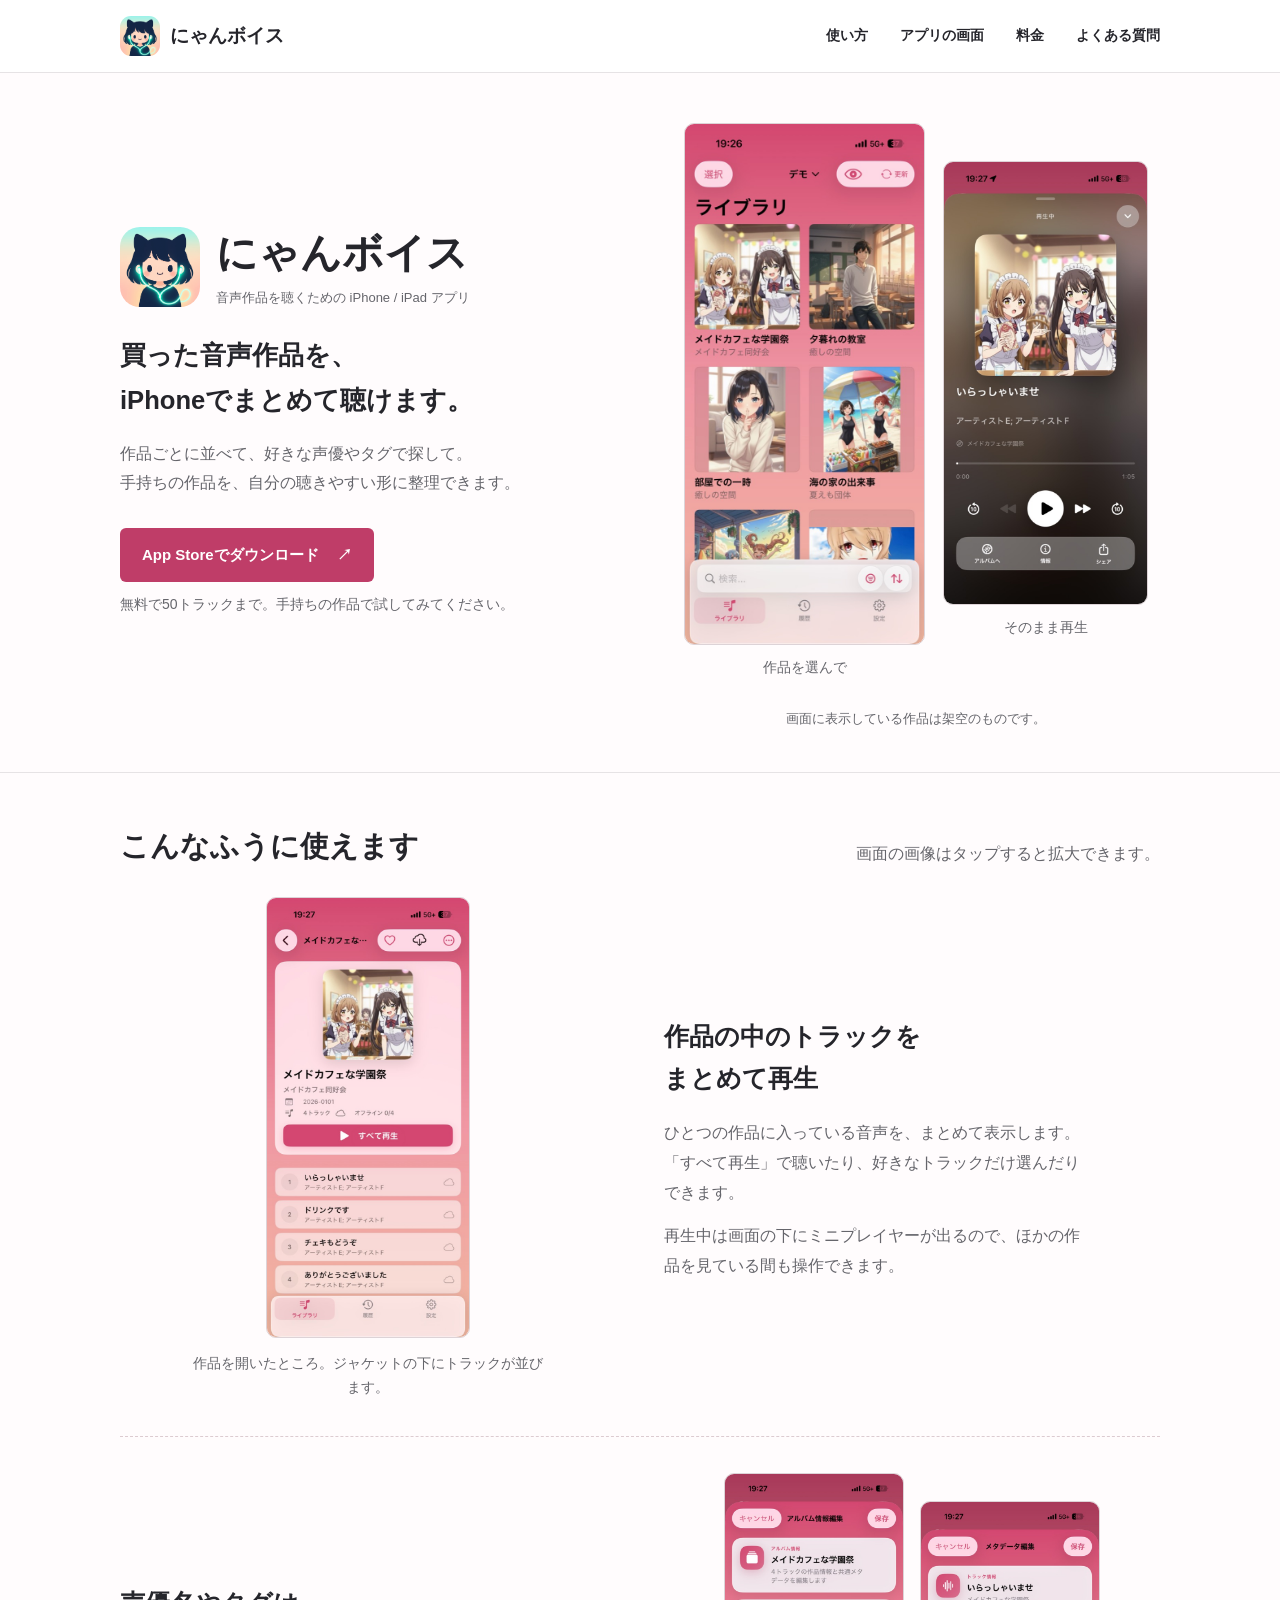
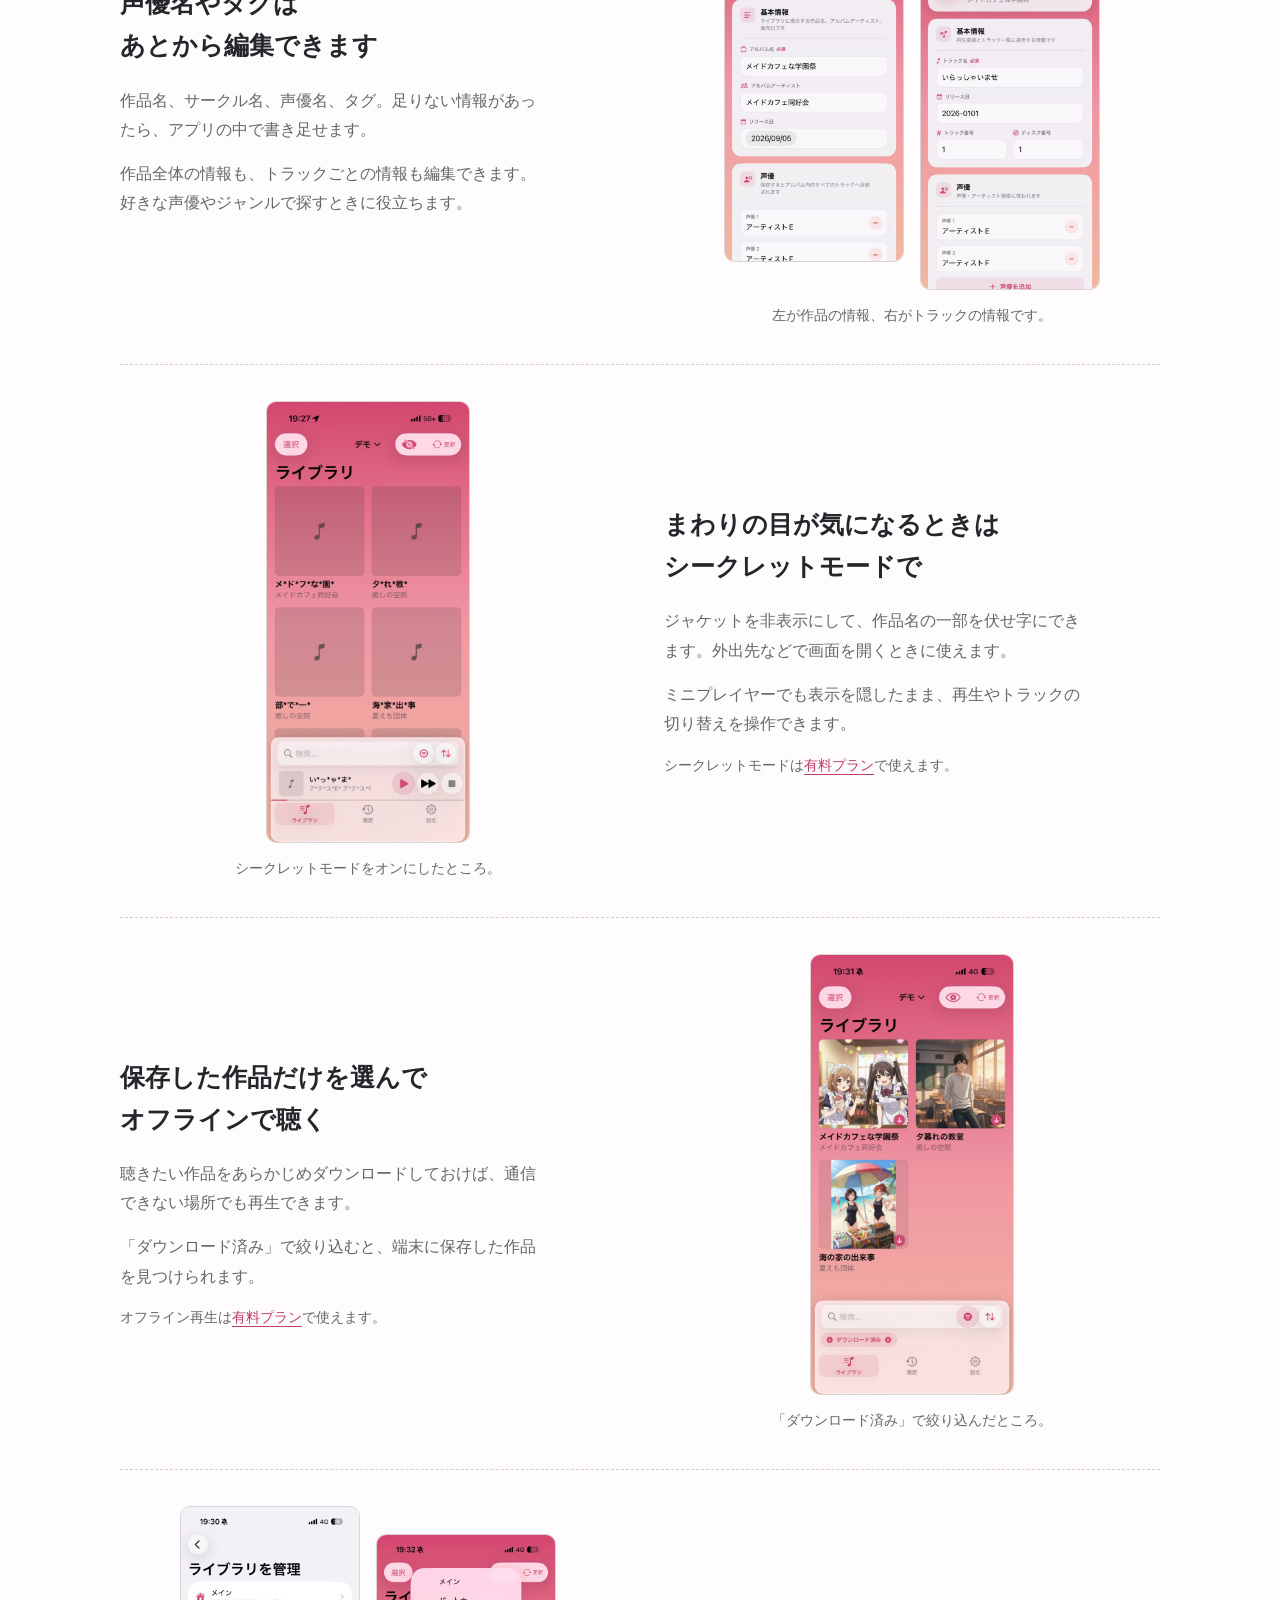
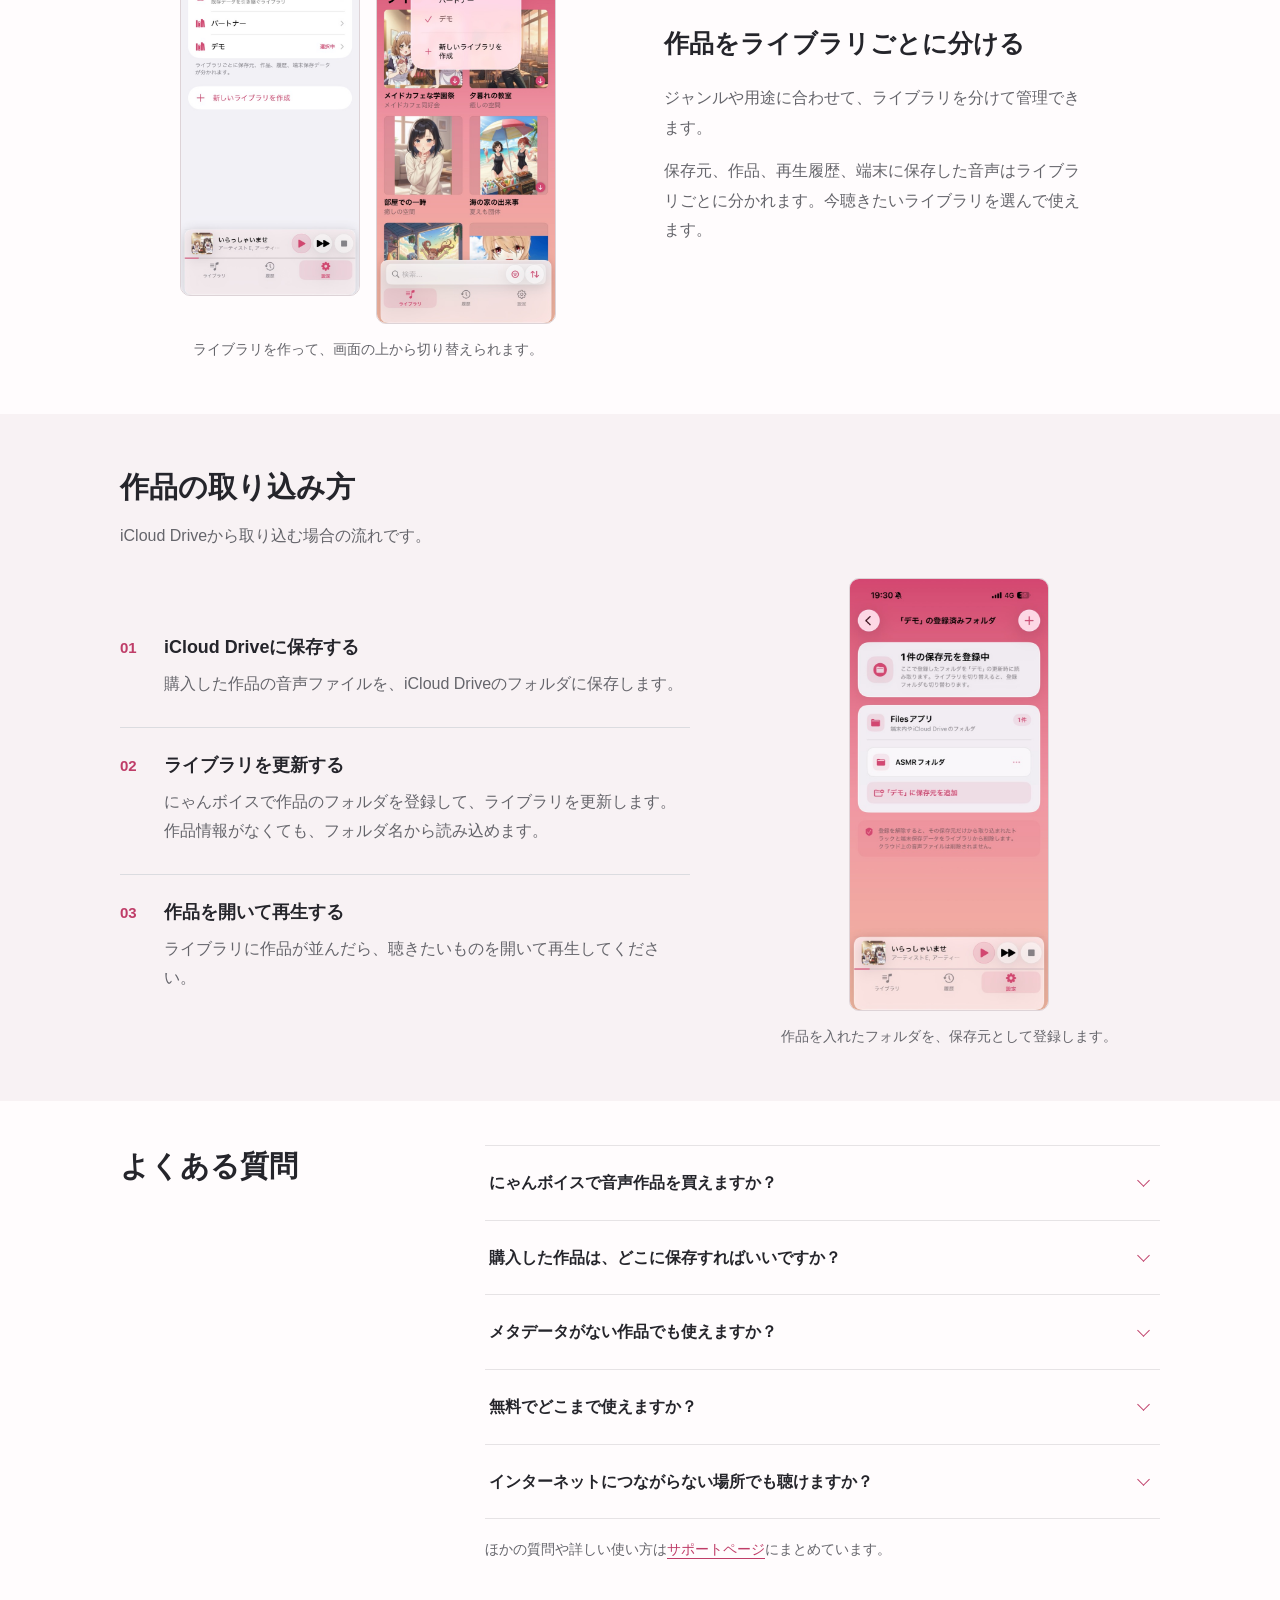
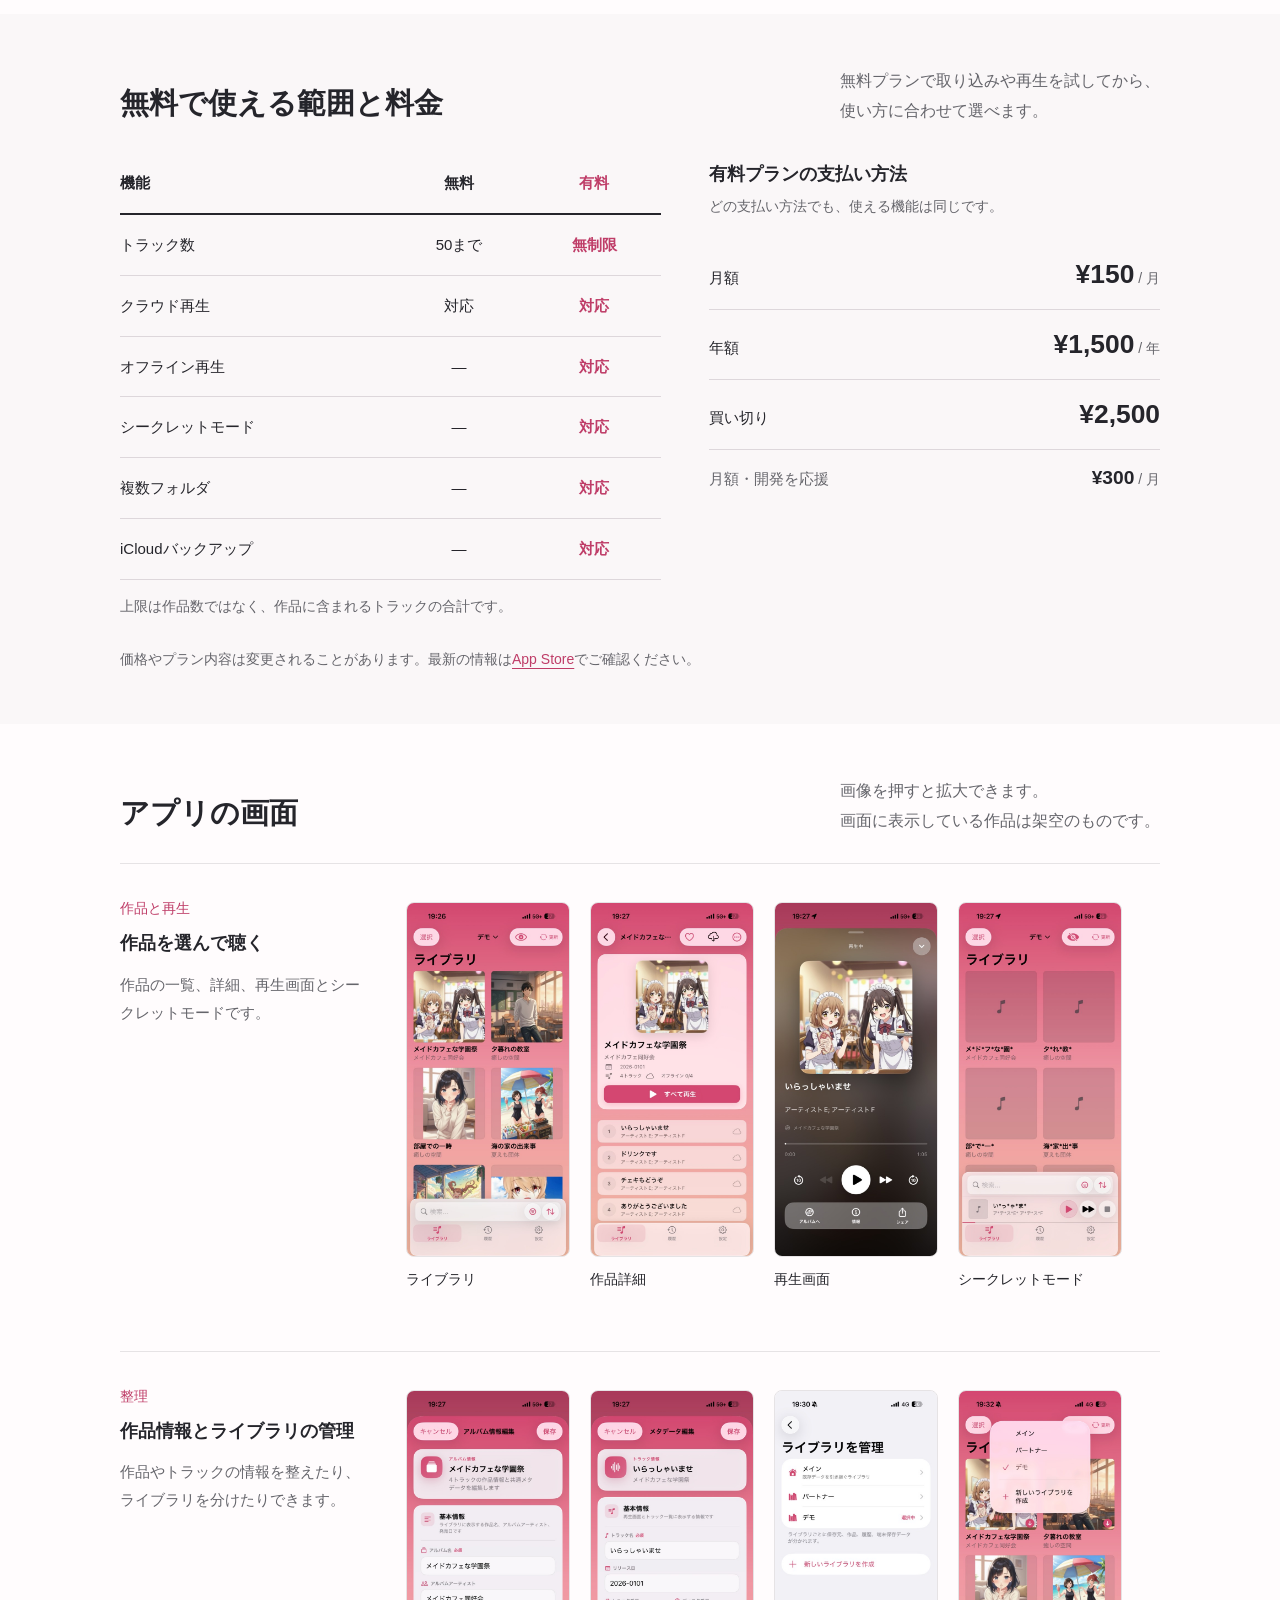
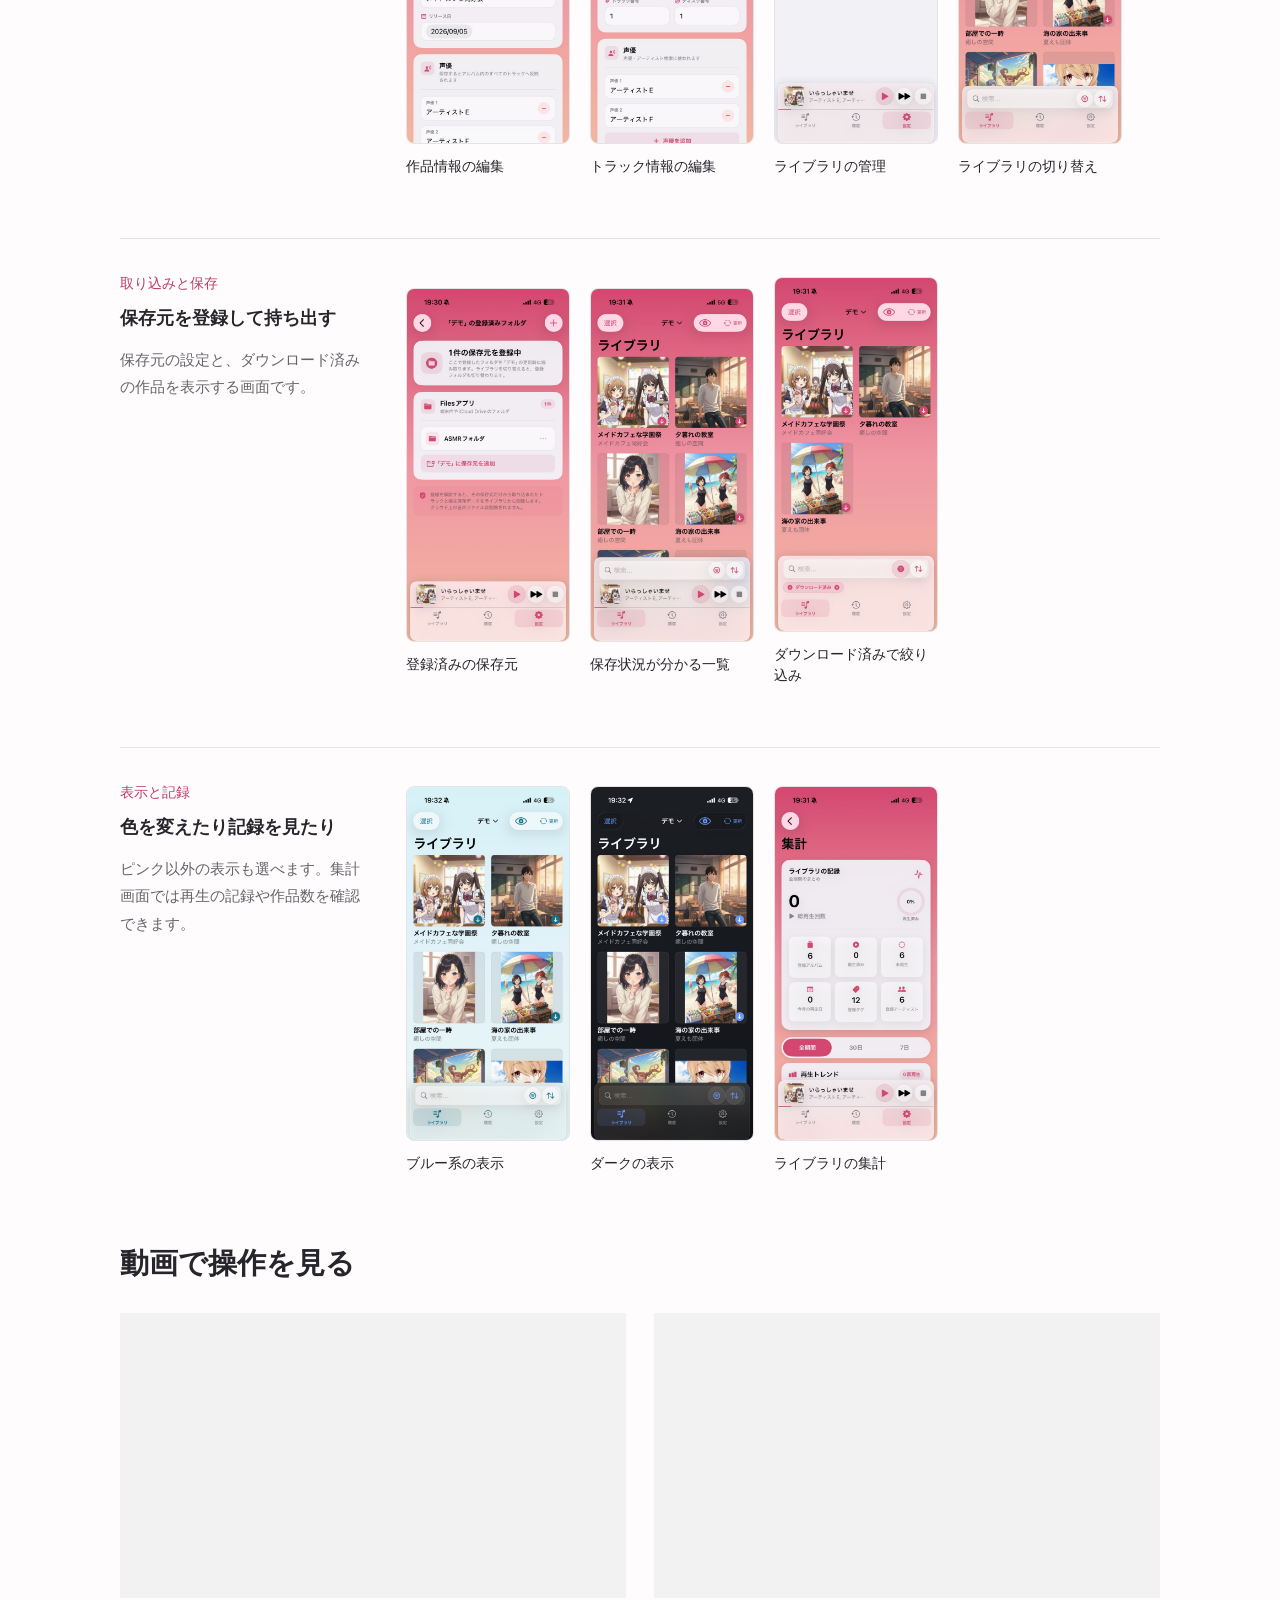
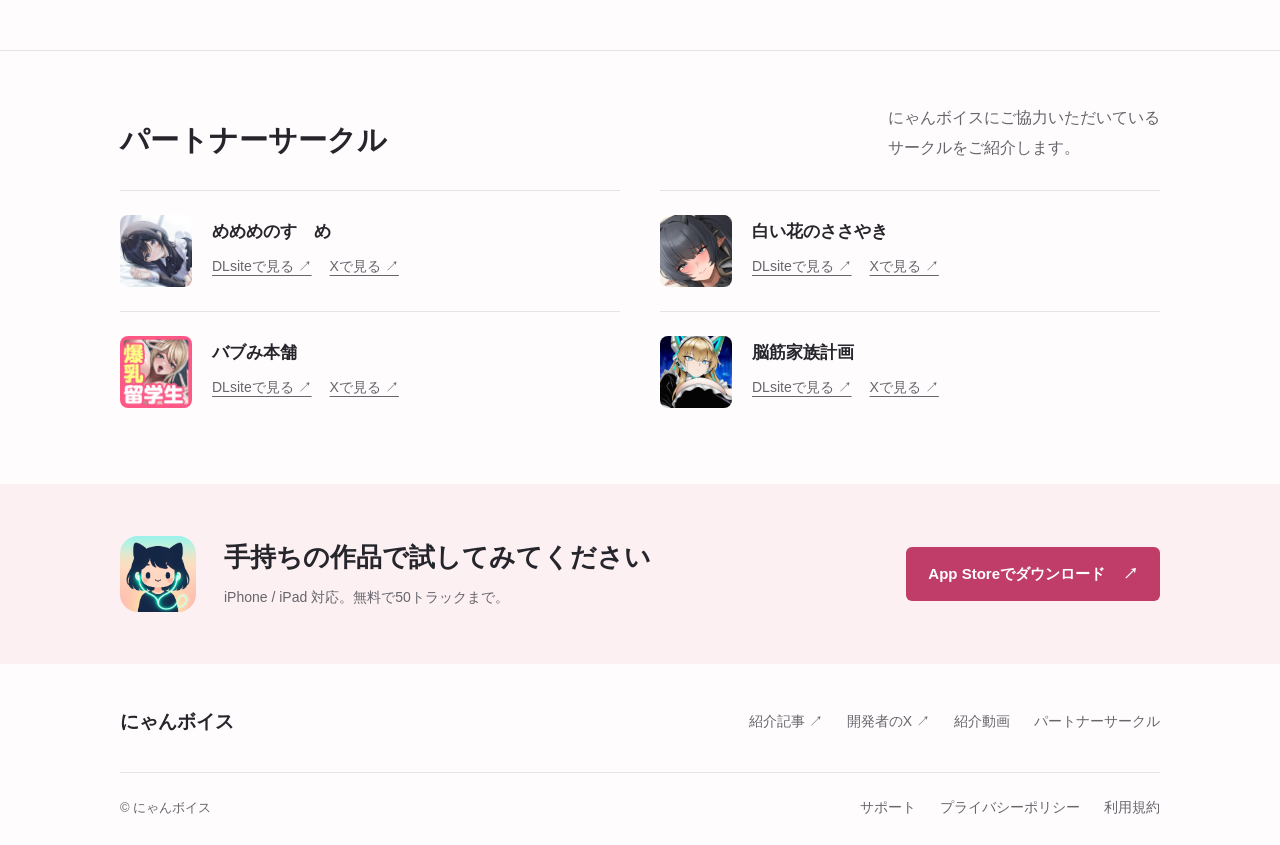
<file: index.html>
<!DOCTYPE html>
<html lang="ja">
  <head>
    <meta charset="UTF-8" />
    <meta name="viewport" content="width=device-width, initial-scale=1.0" />
    <title>にゃんボイス | 購入した音声作品をiPhoneで聴く</title>
    <meta
      name="description"
      content="にゃんボイスは、購入した音声作品をiCloud Drive経由で整理・再生できるiOS向けプレイヤーです。作品名・声優・タグで整理して、聴きたい作品を手元に。"
    />
    <meta name="theme-color" content="#bf3d68" />
    <meta name="google-site-verification" content="YHko4OUOapq8l3vcJyYZ_dUWSL0SYJTSX7yOW1MHis8" />
    <link rel="icon" href="assets/img/app-icon.webp" />
    <link rel="stylesheet" href="styles.css" />
  </head>
  <body>
    <a class="skip-link" href="#top">本文へ移動</a>
    <header class="site-header">
      <div class="container header-inner">
        <a class="brand" href="#top" aria-label="にゃんボイス トップへ">
          <img src="assets/img/app-icon.webp" alt="" width="40" height="40" />
          <span>にゃんボイス</span>
        </a>
        <button class="menu-toggle" type="button" aria-expanded="false" aria-controls="global-nav" hidden>メニュー</button>
        <nav id="global-nav" class="global-nav" aria-label="メインメニュー">
          <a href="#how-to">使い方</a>
          <a href="#screenshots">アプリの画面</a>
          <a href="#pricing">料金</a>
          <a href="#faq">よくある質問</a>
        </nav>
      </div>
    </header>

    <main id="top">
      <section class="hero">
        <div class="container hero-grid">
          <div class="hero-copy">
            <div class="app-intro">
              <img src="assets/img/app-icon.webp" alt="" width="88" height="88" />
              <div><h1>にゃんボイス</h1><p>音声作品を聴くための iPhone / iPad アプリ</p></div>
            </div>
            <p class="hero-lead">買った音声作品を、<br />iPhoneでまとめて聴けます。</p>
            <p class="hero-description">作品ごとに並べて、好きな声優やタグで探して。<br class="desktop-break" />手持ちの作品を、自分の聴きやすい形に整理できます。</p>
            <a class="button primary" href="https://apps.apple.com/jp/app/%E3%81%AB%E3%82%83%E3%82%93%E3%83%9C%E3%82%A4%E3%82%B9-nearvoice/id6748361244" target="_blank" rel="noopener noreferrer">App Storeでダウンロード <span aria-hidden="true">↗</span></a>
            <p class="download-note">無料で50トラックまで。手持ちの作品で試してみてください。</p>
          </div>
          <div class="hero-visual">
            <div class="hero-screens">
              <figure class="screen-main">
                <button class="screen-button" type="button" data-full="assets/img/screenshots/library.jpg" data-title="作品が並ぶライブラリ" aria-label="ライブラリ画面を拡大">
                  <img src="assets/img/screenshots/library.jpg" alt="ジャケット付きで作品が並ぶライブラリ" width="588" height="1280" fetchpriority="high" />
                </button>
                <figcaption>作品を選んで</figcaption>
              </figure>
              <figure class="screen-secondary">
                <button class="screen-button" type="button" data-full="assets/img/screenshots/player.jpg" data-title="再生画面" aria-label="再生画面を拡大">
                  <img src="assets/img/screenshots/player.jpg" alt="にゃんボイスの再生画面" width="588" height="1280" />
                </button>
                <figcaption>そのまま再生</figcaption>
              </figure>
            </div>
            <p class="image-note">画面に表示している作品は架空のものです。</p>
          </div>
        </div>
      </section>

      <section id="features" class="section features-section">
        <div class="container">
          <div class="section-heading">
            <h2>こんなふうに使えます</h2>
            <p>画面の画像はタップすると拡大できます。</p>
          </div>
          <div id="strengths" class="feature-stories">
            <article class="feature-story">
              <figure class="story-figure">
                <button class="screen-button" type="button" data-full="assets/img/screenshots/work-detail.jpg" data-title="作品のトラック一覧" aria-label="作品のトラック一覧を拡大">
                  <img src="assets/img/screenshots/work-detail.jpg" alt="ジャケット、作品情報、4トラックをまとめて表示する作品詳細画面" width="588" height="1280" loading="lazy" />
                </button>
                <figcaption>作品を開いたところ。ジャケットの下にトラックが並びます。</figcaption>
              </figure>
              <div class="story-copy">
                <h3>作品の中のトラックを<br />まとめて再生</h3>
                <p>ひとつの作品に入っている音声を、まとめて表示します。「すべて再生」で聴いたり、好きなトラックだけ選んだりできます。</p>
                <p>再生中は画面の下にミニプレイヤーが出るので、ほかの作品を見ている間も操作できます。</p>
              </div>
            </article>
            <article class="feature-story story-edit">
              <div class="story-copy">
                <h3>声優名やタグは<br />あとから編集できます</h3>
                <p>作品名、サークル名、声優名、タグ。足りない情報があったら、アプリの中で書き足せます。</p>
                <p>作品全体の情報も、トラックごとの情報も編集できます。好きな声優やジャンルで探すときに役立ちます。</p>
              </div>
              <figure class="story-figure story-pair">
                <div class="paired-screens">
                  <button class="screen-button" type="button" data-full="assets/img/screenshots/work-edit.jpg" data-title="作品情報の編集" aria-label="作品情報の編集画面を拡大">
                    <img src="assets/img/screenshots/work-edit.jpg" alt="作品名、サークル名、発売日、声優を編集する画面" width="588" height="1280" loading="lazy" />
                  </button>
                  <button class="screen-button" type="button" data-full="assets/img/screenshots/track-edit.jpg" data-title="トラック情報の編集" aria-label="トラック情報の編集画面を拡大">
                    <img src="assets/img/screenshots/track-edit.jpg" alt="トラック単位で情報を編集する画面" width="588" height="1280" loading="lazy" />
                  </button>
                </div>
                <figcaption>左が作品の情報、右がトラックの情報です。</figcaption>
              </figure>
            </article>
            <article class="feature-story">
              <figure class="story-figure">
                <button class="screen-button" type="button" data-full="assets/img/screenshots/secret-mode.jpg" data-title="シークレットモード" aria-label="シークレットモードの画面を拡大">
                  <img src="assets/img/screenshots/secret-mode.jpg" alt="ジャケットを非表示にし、作品名の一部を伏せ字にしたライブラリ" width="588" height="1280" loading="lazy" />
                </button>
                <figcaption>シークレットモードをオンにしたところ。</figcaption>
              </figure>
              <div class="story-copy">
                <h3>まわりの目が気になるときは<br />シークレットモードで</h3>
                <p>ジャケットを非表示にして、作品名の一部を伏せ字にできます。外出先などで画面を開くときに使えます。</p>
                <p>ミニプレイヤーでも表示を隠したまま、再生やトラックの切り替えを操作できます。</p>
                <p class="small-note">シークレットモードは<a href="#pricing">有料プラン</a>で使えます。</p>
              </div>
            </article>
            <article class="feature-story">
              <div class="story-copy">
                <h3>保存した作品だけを選んで<br />オフラインで聴く</h3>
                <p>聴きたい作品をあらかじめダウンロードしておけば、通信できない場所でも再生できます。</p>
                <p>「ダウンロード済み」で絞り込むと、端末に保存した作品を見つけられます。</p>
                <p class="small-note">オフライン再生は<a href="#pricing">有料プラン</a>で使えます。</p>
              </div>
              <figure class="story-figure">
                <button class="screen-button" type="button" data-full="assets/img/screenshots/downloaded-filter.jpg" data-title="ダウンロード済みで絞り込み" aria-label="ダウンロード済みの作品一覧を拡大">
                  <img src="assets/img/screenshots/downloaded-filter.jpg" alt="ダウンロード済みフィルタで3作品を表示したライブラリ" width="588" height="1280" loading="lazy" />
                </button>
                <figcaption>「ダウンロード済み」で絞り込んだところ。</figcaption>
              </figure>
            </article>
            <article class="feature-story">
              <figure class="story-figure story-pair">
                <div class="paired-screens">
                  <button class="screen-button" type="button" data-full="assets/img/screenshots/libraries.jpg" data-title="ライブラリの管理" aria-label="ライブラリの管理画面を拡大">
                    <img src="assets/img/screenshots/libraries.jpg" alt="メイン、パートナー、デモの3つのライブラリを管理する画面" width="588" height="1280" loading="lazy" />
                  </button>
                  <button class="screen-button" type="button" data-full="assets/img/screenshots/library-switcher.jpg" data-title="ライブラリの切り替え" aria-label="ライブラリ切り替えメニューを拡大">
                    <img src="assets/img/screenshots/library-switcher.jpg" alt="ライブラリ画面の上部から切り替えメニューを開いた状態" width="588" height="1280" loading="lazy" />
                  </button>
                </div>
                <figcaption>ライブラリを作って、画面の上から切り替えられます。</figcaption>
              </figure>
              <div class="story-copy">
                <h3>作品をライブラリごとに分ける</h3>
                <p>ジャンルや用途に合わせて、ライブラリを分けて管理できます。</p>
                <p>保存元、作品、再生履歴、端末に保存した音声はライブラリごとに分かれます。今聴きたいライブラリを選んで使えます。</p>
              </div>
            </article>
          </div>
        </div>
      </section>

      <section id="how-to" class="section how-to-section">
        <div class="container">
          <div class="section-heading">
            <div><h2>作品の取り込み方</h2><p class="how-to-intro">iCloud Driveから取り込む場合の流れです。</p></div>
          </div>
          <div class="how-to-body">
            <ol class="steps-list">
              <li><h3>iCloud Driveに保存する</h3><p>購入した作品の音声ファイルを、iCloud Driveのフォルダに保存します。</p></li>
              <li><h3>ライブラリを更新する</h3><p>にゃんボイスで作品のフォルダを登録して、ライブラリを更新します。作品情報がなくても、フォルダ名から読み込めます。</p></li>
              <li><h3>作品を開いて再生する</h3><p>ライブラリに作品が並んだら、聴きたいものを開いて再生してください。</p></li>
            </ol>
            <figure class="import-figure">
              <button class="screen-button" type="button" data-full="assets/img/screenshots/sources.jpg" data-title="登録済みの保存元" aria-label="保存元の設定画面を拡大">
                <img src="assets/img/screenshots/sources.jpg" alt="デモライブラリの保存元としてASMRフォルダを登録した画面" width="588" height="1280" loading="lazy" />
              </button>
              <figcaption>作品を入れたフォルダを、保存元として登録します。</figcaption>
            </figure>
          </div>
        </div>
      </section>

      <section id="faq" class="section faq-section" aria-labelledby="faq-heading">
        <div class="container">
          <div class="section-head">

            <h2 id="faq-heading">よくある質問</h2>
          </div>

          <div class="faq-list">
            <details class="faq-item">
              <summary>にゃんボイスで音声作品を買えますか？</summary>
              <div class="faq-answer">
                <p>にゃんボイスは、購入済みの音声作品を整理して聴くためのプレイヤーです。作品は販売サイトなどで購入し、音声ファイルを用意してください。</p>
              </div>
            </details>
            <details class="faq-item">
              <summary>購入した作品は、どこに保存すればいいですか？</summary>
              <div class="faq-answer">
                <p>iCloud Driveに作品の音声ファイルを保存し、にゃんボイスでライブラリを更新すると読み込めます。</p>
              </div>
            </details>
            <details class="faq-item">
              <summary>メタデータがない作品でも使えますか？</summary>
              <div class="faq-answer">
                <p>はい。作品名・声優名・タグなどの情報（メタデータ）がなくても、フォルダ名をもとに読み込めます。作品の情報は、あとからアプリ内で編集できます。</p>
              </div>
            </details>
            <details class="faq-item">
              <summary>無料でどこまで使えますか？</summary>
              <div class="faq-answer">
                <p>無料プランでは、50トラックまでのクラウド再生を試せます。上限は作品数ではなく、作品に含まれるトラック数です。有料プランとの違いは<a href="#pricing">料金プラン</a>をご覧ください。</p>
              </div>
            </details>
            <details class="faq-item">
              <summary>インターネットにつながらない場所でも聴けますか？</summary>
              <div class="faq-answer">
                <p>有料プランのオフライン再生で聴けます。通信できる場所で、聴きたい作品をあらかじめ端末にダウンロードしておいてください。</p>
              </div>
            </details>
            <p class="small-note faq-more">ほかの質問や詳しい使い方は<a href="support.html">サポートページ</a>にまとめています。</p>
          </div>
        </div>
      </section>

      <section id="pricing" class="section pricing-section">
        <div class="container">
          <div class="section-heading">
            <div><h2>無料で使える範囲と料金</h2></div>
            <p>無料プランで取り込みや再生を試してから、<br class="desktop-break" />使い方に合わせて選べます。</p>
          </div>
          <div class="pricing-layout">
            <div>
              <table class="pricing-table">
                <caption class="sr-only">無料プランと有料プランで使える機能</caption>
                <thead><tr><th scope="col">機能</th><th scope="col">無料</th><th scope="col">有料</th></tr></thead>
                <tbody>
                  <tr><th scope="row">トラック数</th><td>50まで</td><td>無制限</td></tr>
                  <tr><th scope="row">クラウド再生</th><td>対応</td><td>対応</td></tr>
                  <tr><th scope="row">オフライン再生</th><td><span aria-label="非対応">—</span></td><td>対応</td></tr>
                  <tr><th scope="row">シークレットモード</th><td><span aria-label="非対応">—</span></td><td>対応</td></tr>
                  <tr><th scope="row">複数フォルダ</th><td><span aria-label="非対応">—</span></td><td>対応</td></tr>
                  <tr><th scope="row">iCloudバックアップ</th><td><span aria-label="非対応">—</span></td><td>対応</td></tr>
                </tbody>
              </table>
              <p class="small-note">上限は作品数ではなく、作品に含まれるトラックの合計です。</p>
            </div>
            <div class="payment-options">
              <h3>有料プランの支払い方法</h3>
              <p>どの支払い方法でも、使える機能は同じです。</p>
              <dl>
                <div><dt>月額</dt><dd>¥150<span> / 月</span></dd></div>
                <div><dt>年額</dt><dd>¥1,500<span> / 年</span></dd></div>
                <div><dt>買い切り</dt><dd>¥2,500</dd></div>
                <div class="support-plan"><dt>月額・開発を応援</dt><dd>¥300<span> / 月</span></dd></div>
              </dl>
            </div>
          </div>
          <p class="small-note pricing-note">価格やプラン内容は変更されることがあります。最新の情報は<a href="https://apps.apple.com/jp/app/%E3%81%AB%E3%82%83%E3%82%93%E3%83%9C%E3%82%A4%E3%82%B9-nearvoice/id6748361244" target="_blank" rel="noopener noreferrer">App Store</a>でご確認ください。</p>
        </div>
      </section>

      <section id="screenshots" class="section screenshots-section">
        <div class="container">
          <div class="section-heading">
            <h2>アプリの画面</h2>
            <p>画像を押すと拡大できます。<br />画面に表示している作品は架空のものです。</p>
          </div>
          <div class="screenshot-groups">
            <article class="screenshot-category">
              <div class="screenshot-category-head">
                <p class="category-kicker">作品と再生</p>
                <h3>作品を選んで聴く</h3>
                <p>作品の一覧、詳細、再生画面とシークレットモードです。</p>
              </div>
              <div class="gallery-rail" aria-label="作品を選んで聴く">
                <button class="gallery-card" type="button" data-full="assets/img/screenshots/library.jpg" data-title="ライブラリ">
                  <img src="assets/img/screenshots/library.jpg" alt="ライブラリ" width="588" height="1280" loading="lazy" />
                  <span>ライブラリ</span>
                </button>
                <button class="gallery-card" type="button" data-full="assets/img/screenshots/work-detail.jpg" data-title="作品詳細">
                  <img src="assets/img/screenshots/work-detail.jpg" alt="作品詳細" width="588" height="1280" loading="lazy" />
                  <span>作品詳細</span>
                </button>
                <button class="gallery-card" type="button" data-full="assets/img/screenshots/player.jpg" data-title="再生画面">
                  <img src="assets/img/screenshots/player.jpg" alt="再生画面" width="588" height="1280" loading="lazy" />
                  <span>再生画面</span>
                </button>
                <button class="gallery-card" type="button" data-full="assets/img/screenshots/secret-mode.jpg" data-title="シークレットモード">
                  <img src="assets/img/screenshots/secret-mode.jpg" alt="シークレットモード" width="588" height="1280" loading="lazy" />
                  <span>シークレットモード</span>
                </button>
              </div>
            </article>
            <article class="screenshot-category">
              <div class="screenshot-category-head">
                <p class="category-kicker">整理</p>
                <h3>作品情報とライブラリの管理</h3>
                <p>作品やトラックの情報を整えたり、ライブラリを分けたりできます。</p>
              </div>
              <div class="gallery-rail" aria-label="作品情報とライブラリの管理">
                <button class="gallery-card" type="button" data-full="assets/img/screenshots/work-edit.jpg" data-title="作品情報の編集">
                  <img src="assets/img/screenshots/work-edit.jpg" alt="作品情報の編集" width="588" height="1280" loading="lazy" />
                  <span>作品情報の編集</span>
                </button>
                <button class="gallery-card" type="button" data-full="assets/img/screenshots/track-edit.jpg" data-title="トラック情報の編集">
                  <img src="assets/img/screenshots/track-edit.jpg" alt="トラック情報の編集" width="588" height="1280" loading="lazy" />
                  <span>トラック情報の編集</span>
                </button>
                <button class="gallery-card" type="button" data-full="assets/img/screenshots/libraries.jpg" data-title="ライブラリの管理">
                  <img src="assets/img/screenshots/libraries.jpg" alt="ライブラリの管理" width="588" height="1280" loading="lazy" />
                  <span>ライブラリの管理</span>
                </button>
                <button class="gallery-card" type="button" data-full="assets/img/screenshots/library-switcher.jpg" data-title="ライブラリの切り替え">
                  <img src="assets/img/screenshots/library-switcher.jpg" alt="ライブラリの切り替え" width="588" height="1280" loading="lazy" />
                  <span>ライブラリの切り替え</span>
                </button>
              </div>
            </article>
            <article class="screenshot-category">
              <div class="screenshot-category-head">
                <p class="category-kicker">取り込みと保存</p>
                <h3>保存元を登録して持ち出す</h3>
                <p>保存元の設定と、ダウンロード済みの作品を表示する画面です。</p>
              </div>
              <div class="gallery-rail" aria-label="保存元を登録して持ち出す">
                <button class="gallery-card" type="button" data-full="assets/img/screenshots/sources.jpg" data-title="登録済みの保存元">
                  <img src="assets/img/screenshots/sources.jpg" alt="登録済みの保存元" width="588" height="1280" loading="lazy" />
                  <span>登録済みの保存元</span>
                </button>
                <button class="gallery-card" type="button" data-full="assets/img/screenshots/library-downloads.jpg" data-title="保存状況が分かる一覧">
                  <img src="assets/img/screenshots/library-downloads.jpg" alt="保存状況が分かる一覧" width="588" height="1280" loading="lazy" />
                  <span>保存状況が分かる一覧</span>
                </button>
                <button class="gallery-card" type="button" data-full="assets/img/screenshots/downloaded-filter.jpg" data-title="ダウンロード済みで絞り込み">
                  <img src="assets/img/screenshots/downloaded-filter.jpg" alt="ダウンロード済みで絞り込み" width="588" height="1280" loading="lazy" />
                  <span>ダウンロード済みで絞り込み</span>
                </button>
              </div>
            </article>
            <article class="screenshot-category">
              <div class="screenshot-category-head">
                <p class="category-kicker">表示と記録</p>
                <h3>色を変えたり記録を見たり</h3>
                <p>ピンク以外の表示も選べます。集計画面では再生の記録や作品数を確認できます。</p>
              </div>
              <div class="gallery-rail" aria-label="色を変えたり記録を見たり">
                <button class="gallery-card" type="button" data-full="assets/img/screenshots/theme-blue.jpg" data-title="ブルー系の表示">
                  <img src="assets/img/screenshots/theme-blue.jpg" alt="ブルー系の表示" width="588" height="1280" loading="lazy" />
                  <span>ブルー系の表示</span>
                </button>
                <button class="gallery-card" type="button" data-full="assets/img/screenshots/theme-dark.jpg" data-title="ダークの表示">
                  <img src="assets/img/screenshots/theme-dark.jpg" alt="ダークの表示" width="588" height="1280" loading="lazy" />
                  <span>ダークの表示</span>
                </button>
                <button class="gallery-card" type="button" data-full="assets/img/screenshots/statistics.jpg" data-title="ライブラリの集計">
                  <img src="assets/img/screenshots/statistics.jpg" alt="ライブラリの集計" width="588" height="1280" loading="lazy" />
                  <span>ライブラリの集計</span>
                </button>
              </div>
            </article>
          </div>
        </div>
      </section>

      <section id="videos" class="section videos-section">
        <div class="container">
          <div class="section-heading"><h2>動画で操作を見る</h2></div>
          <div class="video-grid">
            <div class="video-wrap"><iframe src="https://www.youtube.com/embed/ueieks6ZV-4?si=6xUSAC8ZJXaYPcdf" title="にゃんボイス紹介動画 1" loading="lazy" allow="accelerometer; autoplay; clipboard-write; encrypted-media; gyroscope; picture-in-picture; web-share" referrerpolicy="strict-origin-when-cross-origin" allowfullscreen></iframe></div>
            <div class="video-wrap"><iframe src="https://www.youtube.com/embed/TVFRIqgki00?si=YGNBVBcox-fkNO7W" title="にゃんボイス紹介動画 2" loading="lazy" allow="accelerometer; autoplay; clipboard-write; encrypted-media; gyroscope; picture-in-picture; web-share" referrerpolicy="strict-origin-when-cross-origin" allowfullscreen></iframe></div>
          </div>
        </div>
      </section>

      <section id="partners" class="section partners-section">
        <div class="container">
          <div class="section-heading"><h2>パートナーサークル</h2><p>にゃんボイスにご協力いただいている<br class="desktop-break" />サークルをご紹介します。</p></div>
          <div class="partner-list" aria-label="パートナーサークル一覧">
            <div class="partner-card">
              <div class="partner-card-top">
                <img
                  class="partner-avatar"
                  src="assets/img/partner-mememe.png"
                  width="88"
                  height="88"
                  alt="めめめのすゝめ サークルアイコン"
                  loading="lazy"
                  decoding="async"
                />
                <div class="partner-card-body">
                  <h3 id="partner-mememe-heading">めめめのすゝめ</h3>
                  <div class="partner-actions" aria-labelledby="partner-mememe-heading">
                    <a class="partner-link partner-link--dlsite" href="https://www.dlsite.com/home/circle/profile/=/maker_id/RG01023487.html" target="_blank" rel="noopener noreferrer">
                      DLsiteで見る ↗
                    </a>
                    <a class="partner-link partner-link--x" href="https://x.com/mememe_dojin" target="_blank" rel="noopener noreferrer">
                      Xで見る ↗
                    </a>
                  </div>
                </div>
              </div>
            </div>

            <div class="partner-card">
              <div class="partner-card-top">
                <img
                  class="partner-avatar"
                  src="assets/img/partner-shiroi-sasayaki.jpg"
                  width="88"
                  height="88"
                  alt="白い花のささやき サークルイラスト"
                  loading="lazy"
                  decoding="async"
                />
                <div class="partner-card-body">
                  <h3 id="partner-shiroi-sasayaki-heading">白い花のささやき</h3>
                  <div class="partner-actions" aria-labelledby="partner-shiroi-sasayaki-heading">
                    <a class="partner-link partner-link--dlsite" href="https://www.dlsite.com/maniax/circle/profile/=/maker_id/RG01010335.html" target="_blank" rel="noopener noreferrer">
                      DLsiteで見る ↗
                    </a>
                    <a class="partner-link partner-link--x" href="https://x.com/ShiroiSasayaki" target="_blank" rel="noopener noreferrer">
                      Xで見る ↗
                    </a>
                  </div>
                </div>
              </div>
            </div>

            <div class="partner-card">
              <div class="partner-card-top">
                <img
                  class="partner-avatar"
                  src="assets/img/partner-babumi-honpo.jpg"
                  width="88"
                  height="88"
                  alt="バブみ本舗 サークルイラスト"
                  loading="lazy"
                  decoding="async"
                />
                <div class="partner-card-body">
                  <h3 id="partner-babumi-honpo-heading">バブみ本舗</h3>
                  <div class="partner-actions" aria-labelledby="partner-babumi-honpo-heading">
                    <a class="partner-link partner-link--dlsite" href="https://www.dlsite.com/maniax/circle/profile/=/maker_id/RG01021555.html" target="_blank" rel="noopener noreferrer">
                      DLsiteで見る ↗
                    </a>
                    <a class="partner-link partner-link--x" href="https://x.com/babumihompo" target="_blank" rel="noopener noreferrer">
                      Xで見る ↗
                    </a>
                  </div>
                </div>
              </div>
            </div>

            <div class="partner-card">
              <div class="partner-card-top">
                <img
                  class="partner-avatar"
                  src="assets/img/partner-noukin-kazoku-keikaku.png"
                  width="88"
                  height="88"
                  alt="脳筋家族計画 サークルイラスト"
                  loading="lazy"
                  decoding="async"
                />
                <div class="partner-card-body">
                  <h3 id="partner-noukin-kazoku-keikaku-heading">脳筋家族計画</h3>
                  <div class="partner-actions" aria-labelledby="partner-noukin-kazoku-keikaku-heading">
                    <a class="partner-link partner-link--dlsite" href="https://www.dlsite.com/maniax/circle/profile/=/maker_id/RG01059232.html" target="_blank" rel="noopener noreferrer">
                      DLsiteで見る ↗
                    </a>
                    <a class="partner-link partner-link--x" href="https://x.com/mbfproject17" target="_blank" rel="noopener noreferrer">
                      Xで見る ↗
                    </a>
                  </div>
                </div>
              </div>
            </div>
          </div>
        </div>
      </section>

      <section id="links" class="section closing-section">
        <div class="container closing-inner">
          <img src="assets/img/app-icon.webp" alt="" width="88" height="88" loading="lazy" />
          <div><h2>手持ちの作品で試してみてください</h2><p>iPhone / iPad 対応。無料で50トラックまで。</p></div>
          <a class="button primary" href="https://apps.apple.com/jp/app/%E3%81%AB%E3%82%83%E3%82%93%E3%83%9C%E3%82%A4%E3%82%B9-nearvoice/id6748361244" target="_blank" rel="noopener noreferrer">App Storeでダウンロード <span aria-hidden="true">↗</span></a>
        </div>
      </section>
    </main>

    <footer class="site-footer">
      <div class="container">
        <div class="footer-main">
          <a class="brand" href="#top">にゃんボイス</a>
          <nav class="footer-links" aria-label="関連リンク">
            <a href="https://izanami.dev/post/327dfc8d-e30b-4300-ba8e-e4a5934b1fb9" target="_blank" rel="noopener noreferrer">紹介記事 ↗</a>
            <a href="https://x.com/coder_yuuki" target="_blank" rel="noopener noreferrer">開発者のX ↗</a>
            <a href="#videos">紹介動画</a>
            <a href="#partners">パートナーサークル</a>
          </nav>
        </div>
        <div class="footer-bottom">
          <p>© にゃんボイス</p>
          <nav class="footer-links" aria-label="規約とポリシー">
            <a href="support.html">サポート</a>
            <a href="privacy.html">プライバシーポリシー</a>
            <a href="https://www.apple.com/legal/internet-services/itunes/dev/stdeula/" target="_blank" rel="noopener noreferrer">利用規約</a>
          </nav>
        </div>
      </div>
    </footer>

    <dialog id="lightbox" class="lightbox" aria-label="アプリ画面の拡大表示" aria-describedby="lightbox-caption">
      <button class="lightbox-close" type="button" aria-label="閉じる" autofocus>×</button>
      <figure><img id="lightbox-image" alt="" /><figcaption id="lightbox-caption"></figcaption></figure>
    </dialog>
    <script src="script.js"></script>
  </body>
</html>
</file>
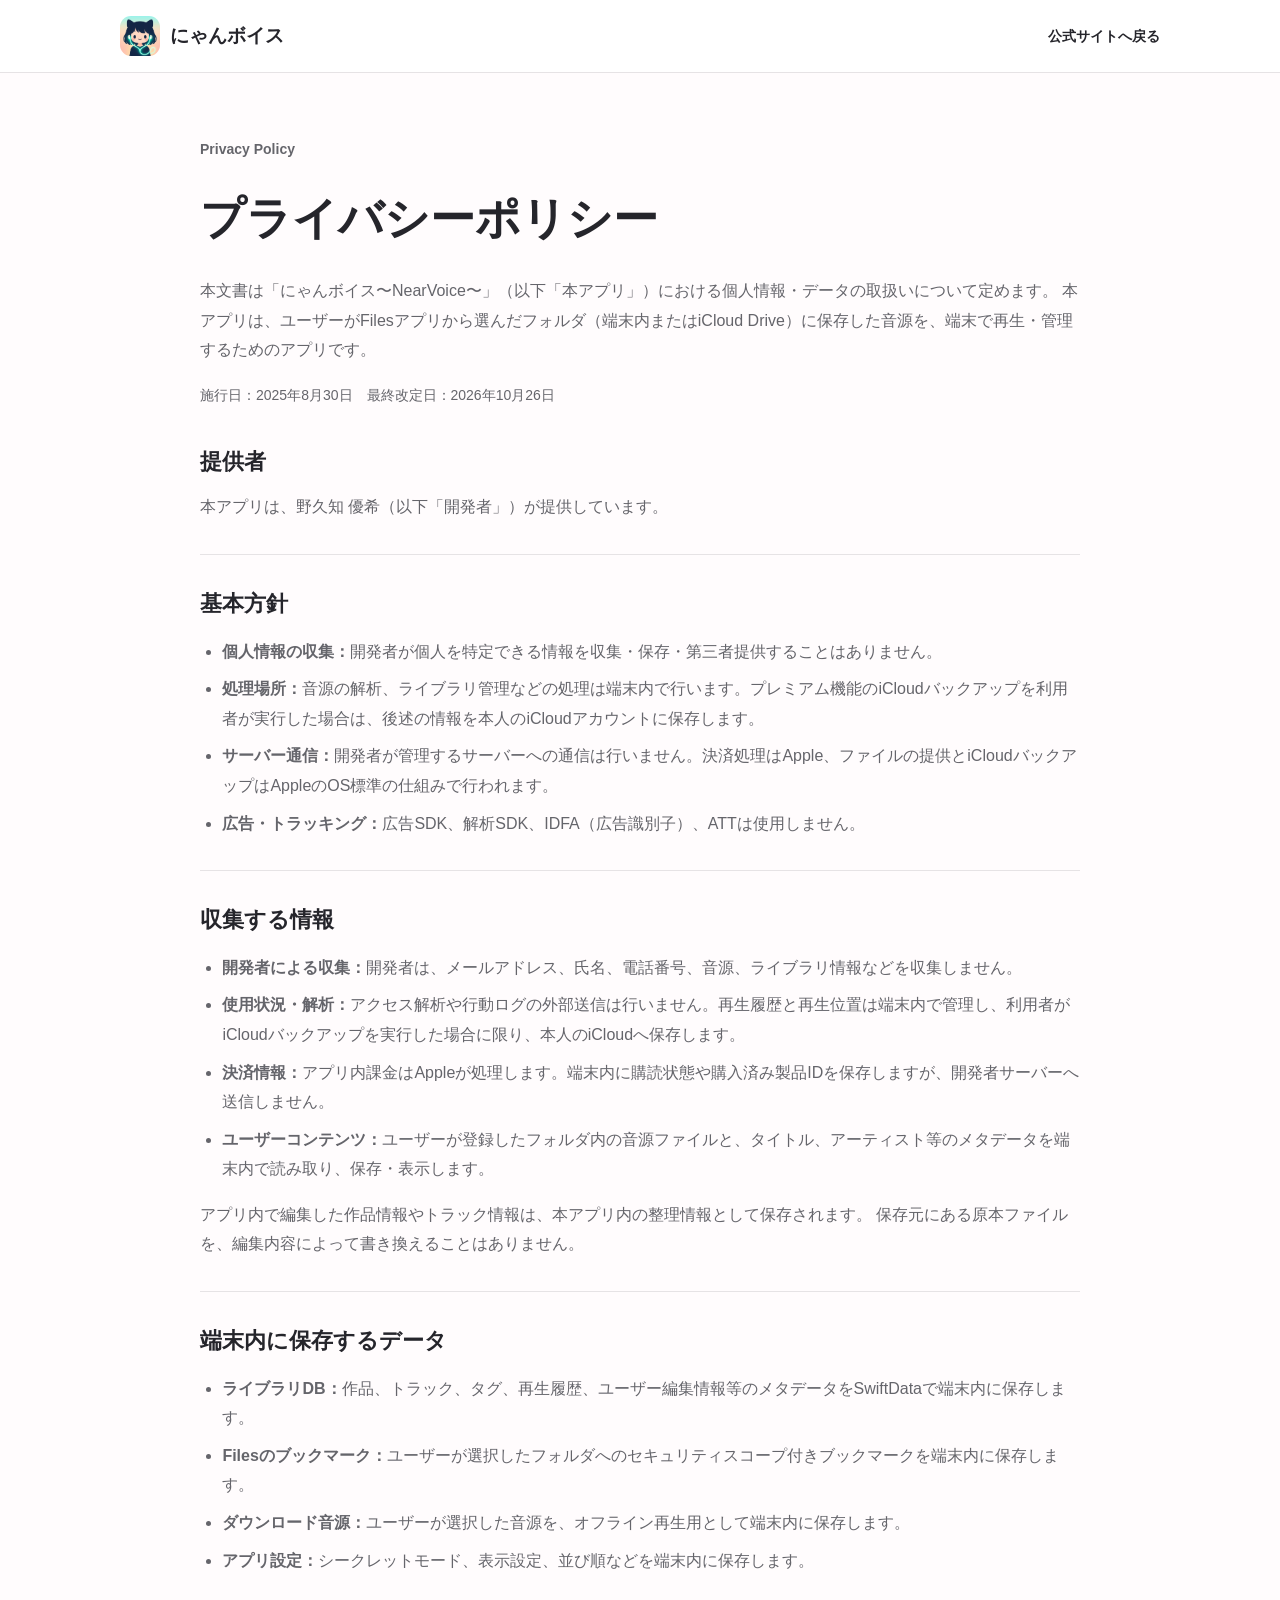
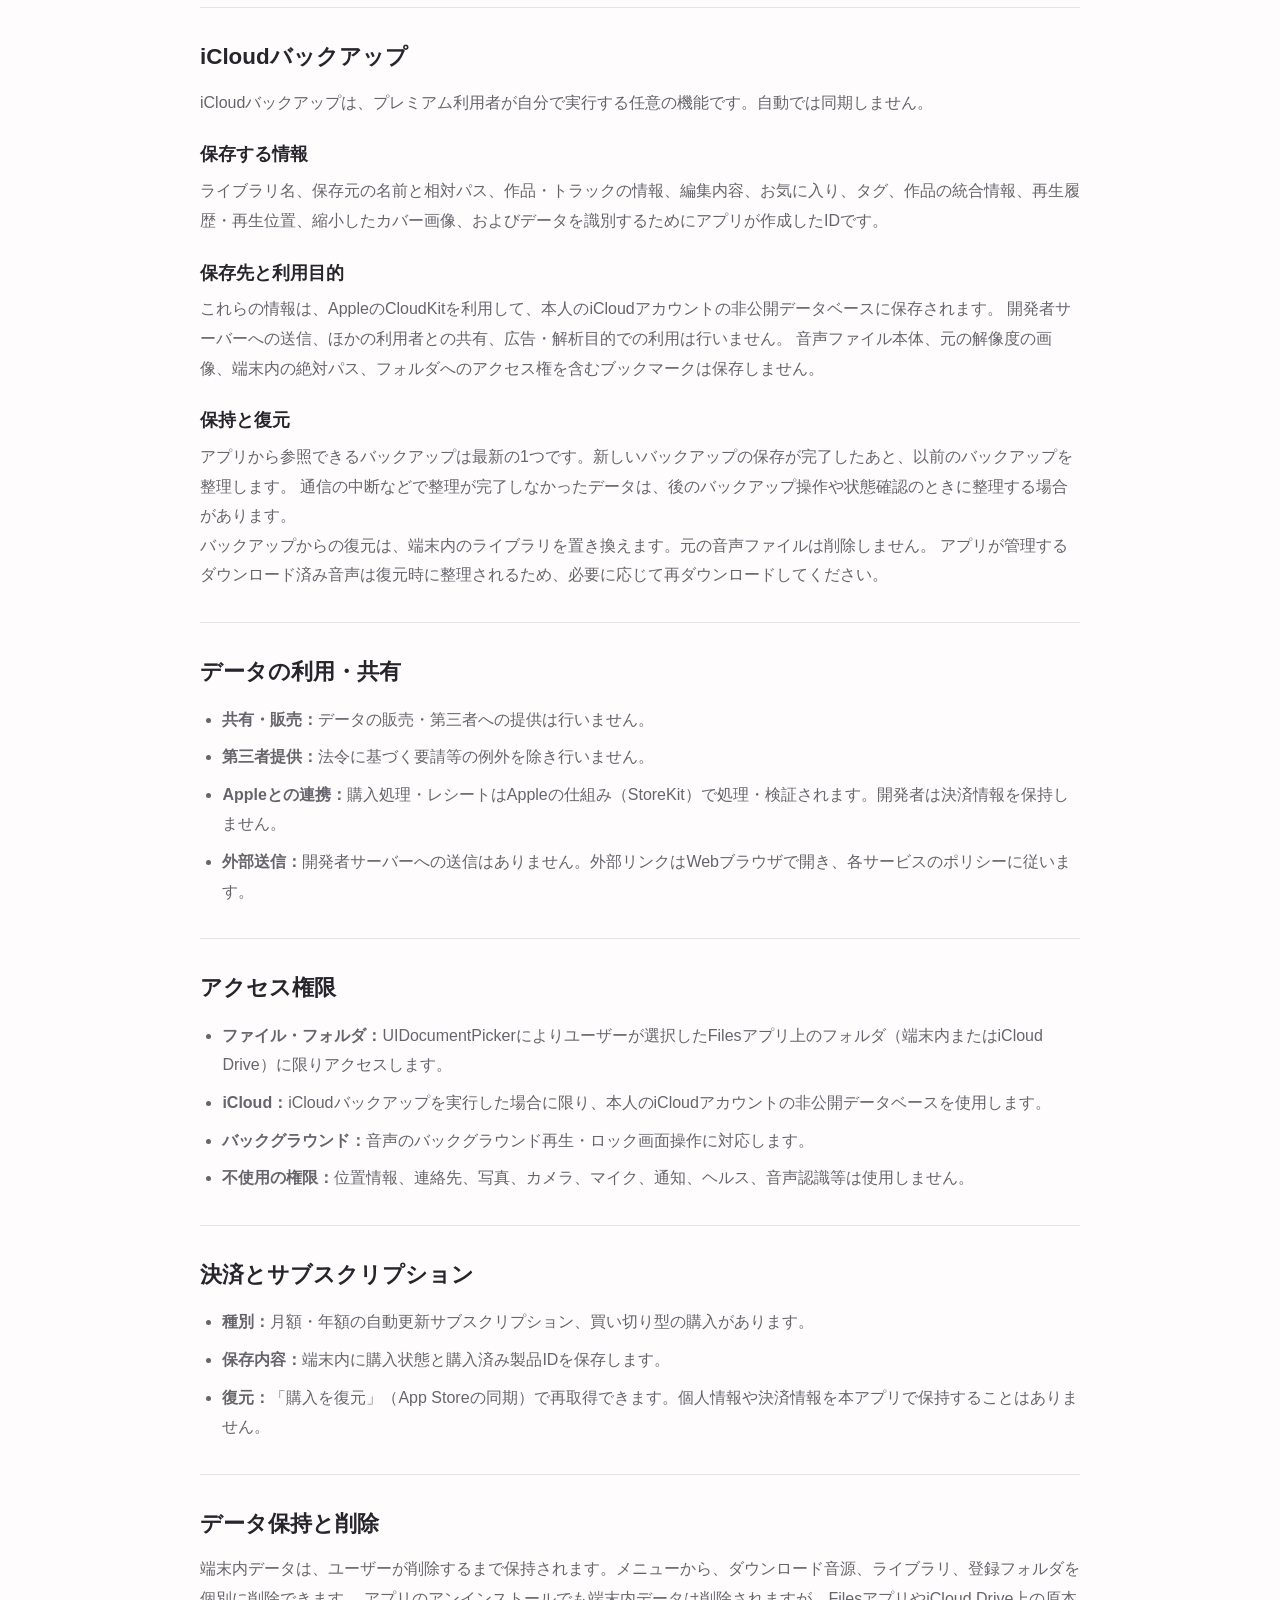
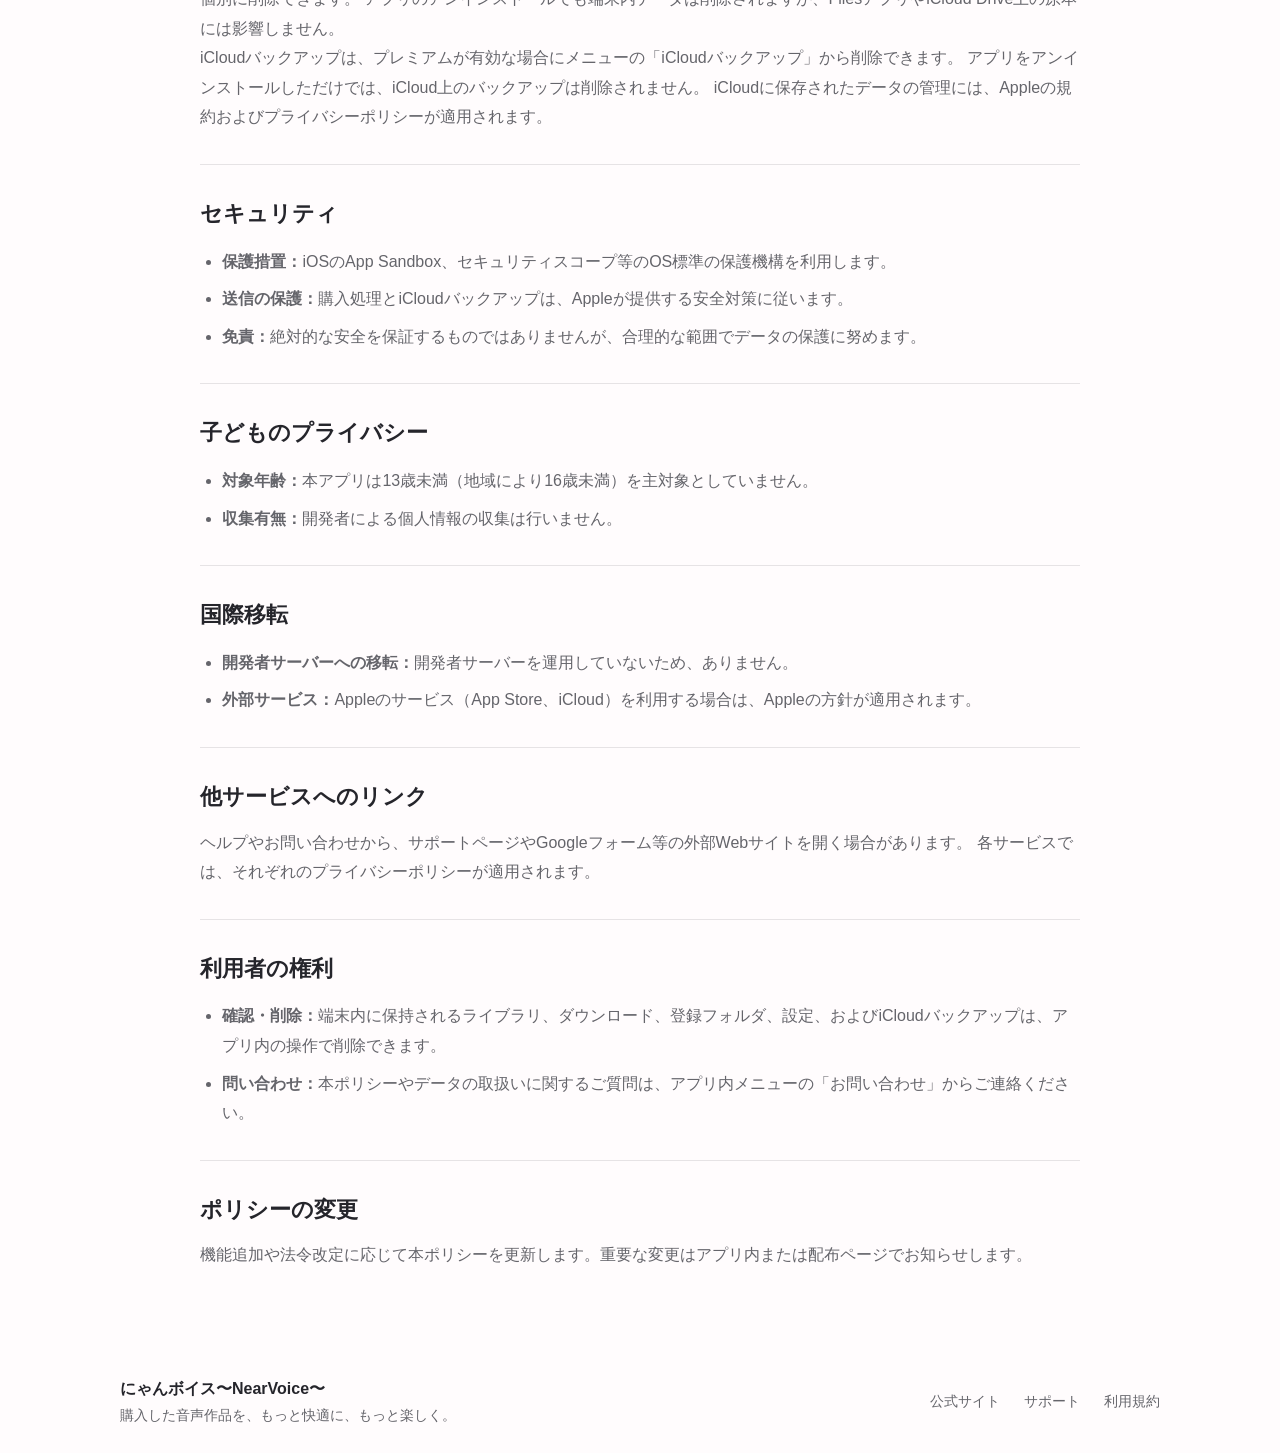
<file: privacy.html>
<!DOCTYPE html>
<html lang="ja">
  <head>
    <meta charset="UTF-8" />
    <meta name="viewport" content="width=device-width, initial-scale=1.0" />
    <title>プライバシーポリシー | にゃんボイス〜NearVoice〜</title>
    <meta
      name="description"
      content="にゃんボイス〜NearVoice〜のプライバシーポリシーです。iCloudバックアップを含むデータの取り扱いについて説明します。"
    />
    <meta name="theme-color" content="#e75c8c" />
    <link rel="icon" href="assets/img/app-icon.webp" />
    <link rel="stylesheet" href="styles.css" />
  </head>
  <body>
    <div class="bg-orb orb-1"></div>
    <div class="bg-orb orb-2"></div>
    <div class="bg-orb orb-3"></div>

    <header class="site-header">
      <div class="container header-inner">
        <a class="brand" href="index.html" aria-label="にゃんボイス トップページへ移動">
          <img src="assets/img/app-icon.webp" alt="にゃんボイスのアイコン" />
          <span>にゃんボイス</span>
        </a>
        <nav class="policy-nav" aria-label="ページナビゲーション">
          <a href="index.html">公式サイトへ戻る</a>
        </nav>
      </div>
    </header>

    <main class="policy-main">
      <div class="container policy-shell">
        <header class="policy-hero">
          <p class="eyebrow">Privacy Policy</p>
          <h1>プライバシーポリシー</h1>
          <p>
            本文書は「にゃんボイス〜NearVoice〜」（以下「本アプリ」）における個人情報・データの取扱いについて定めます。
            本アプリは、ユーザーがFilesアプリから選んだフォルダ（端末内またはiCloud Drive）に保存した音源を、端末で再生・管理するためのアプリです。
          </p>
          <p class="policy-updated">施行日：2025年8月30日　最終改定日：2026年10月26日</p>
        </header>

        <article class="policy-card">
          <section>
            <h2>提供者</h2>
            <p>本アプリは、野久知 優希（以下「開発者」）が提供しています。</p>
          </section>

          <section>
            <h2>基本方針</h2>
            <ul>
              <li><strong>個人情報の収集：</strong>開発者が個人を特定できる情報を収集・保存・第三者提供することはありません。</li>
              <li><strong>処理場所：</strong>音源の解析、ライブラリ管理などの処理は端末内で行います。プレミアム機能のiCloudバックアップを利用者が実行した場合は、後述の情報を本人のiCloudアカウントに保存します。</li>
              <li><strong>サーバー通信：</strong>開発者が管理するサーバーへの通信は行いません。決済処理はApple、ファイルの提供とiCloudバックアップはAppleのOS標準の仕組みで行われます。</li>
              <li><strong>広告・トラッキング：</strong>広告SDK、解析SDK、IDFA（広告識別子）、ATTは使用しません。</li>
            </ul>
          </section>

          <section>
            <h2>収集する情報</h2>
            <ul>
              <li><strong>開発者による収集：</strong>開発者は、メールアドレス、氏名、電話番号、音源、ライブラリ情報などを収集しません。</li>
              <li><strong>使用状況・解析：</strong>アクセス解析や行動ログの外部送信は行いません。再生履歴と再生位置は端末内で管理し、利用者がiCloudバックアップを実行した場合に限り、本人のiCloudへ保存します。</li>
              <li><strong>決済情報：</strong>アプリ内課金はAppleが処理します。端末内に購読状態や購入済み製品IDを保存しますが、開発者サーバーへ送信しません。</li>
              <li><strong>ユーザーコンテンツ：</strong>ユーザーが登録したフォルダ内の音源ファイルと、タイトル、アーティスト等のメタデータを端末内で読み取り、保存・表示します。</li>
            </ul>
            <p>
              アプリ内で編集した作品情報やトラック情報は、本アプリ内の整理情報として保存されます。
              保存元にある原本ファイルを、編集内容によって書き換えることはありません。
            </p>
          </section>

          <section>
            <h2>端末内に保存するデータ</h2>
            <ul>
              <li><strong>ライブラリDB：</strong>作品、トラック、タグ、再生履歴、ユーザー編集情報等のメタデータをSwiftDataで端末内に保存します。</li>
              <li><strong>Filesのブックマーク：</strong>ユーザーが選択したフォルダへのセキュリティスコープ付きブックマークを端末内に保存します。</li>
              <li><strong>ダウンロード音源：</strong>ユーザーが選択した音源を、オフライン再生用として端末内に保存します。</li>
              <li><strong>アプリ設定：</strong>シークレットモード、表示設定、並び順などを端末内に保存します。</li>
            </ul>
          </section>

          <section>
            <h2>iCloudバックアップ</h2>
            <p>
              iCloudバックアップは、プレミアム利用者が自分で実行する任意の機能です。自動では同期しません。
            </p>
            <h3>保存する情報</h3>
            <p>
              ライブラリ名、保存元の名前と相対パス、作品・トラックの情報、編集内容、お気に入り、タグ、作品の統合情報、再生履歴・再生位置、縮小したカバー画像、およびデータを識別するためにアプリが作成したIDです。
            </p>
            <h3>保存先と利用目的</h3>
            <p>
              これらの情報は、AppleのCloudKitを利用して、本人のiCloudアカウントの非公開データベースに保存されます。
              開発者サーバーへの送信、ほかの利用者との共有、広告・解析目的での利用は行いません。
              音声ファイル本体、元の解像度の画像、端末内の絶対パス、フォルダへのアクセス権を含むブックマークは保存しません。
            </p>
            <h3>保持と復元</h3>
            <p>
              アプリから参照できるバックアップは最新の1つです。新しいバックアップの保存が完了したあと、以前のバックアップを整理します。
              通信の中断などで整理が完了しなかったデータは、後のバックアップ操作や状態確認のときに整理する場合があります。
            </p>
            <p>
              バックアップからの復元は、端末内のライブラリを置き換えます。元の音声ファイルは削除しません。
              アプリが管理するダウンロード済み音声は復元時に整理されるため、必要に応じて再ダウンロードしてください。
            </p>
          </section>

          <section>
            <h2>データの利用・共有</h2>
            <ul>
              <li><strong>共有・販売：</strong>データの販売・第三者への提供は行いません。</li>
              <li><strong>第三者提供：</strong>法令に基づく要請等の例外を除き行いません。</li>
              <li><strong>Appleとの連携：</strong>購入処理・レシートはAppleの仕組み（StoreKit）で処理・検証されます。開発者は決済情報を保持しません。</li>
              <li><strong>外部送信：</strong>開発者サーバーへの送信はありません。外部リンクはWebブラウザで開き、各サービスのポリシーに従います。</li>
            </ul>
          </section>

          <section>
            <h2>アクセス権限</h2>
            <ul>
              <li><strong>ファイル・フォルダ：</strong>UIDocumentPickerによりユーザーが選択したFilesアプリ上のフォルダ（端末内またはiCloud Drive）に限りアクセスします。</li>
              <li><strong>iCloud：</strong>iCloudバックアップを実行した場合に限り、本人のiCloudアカウントの非公開データベースを使用します。</li>
              <li><strong>バックグラウンド：</strong>音声のバックグラウンド再生・ロック画面操作に対応します。</li>
              <li><strong>不使用の権限：</strong>位置情報、連絡先、写真、カメラ、マイク、通知、ヘルス、音声認識等は使用しません。</li>
            </ul>
          </section>

          <section>
            <h2>決済とサブスクリプション</h2>
            <ul>
              <li><strong>種別：</strong>月額・年額の自動更新サブスクリプション、買い切り型の購入があります。</li>
              <li><strong>保存内容：</strong>端末内に購入状態と購入済み製品IDを保存します。</li>
              <li><strong>復元：</strong>「購入を復元」（App Storeの同期）で再取得できます。個人情報や決済情報を本アプリで保持することはありません。</li>
            </ul>
          </section>

          <section>
            <h2>データ保持と削除</h2>
            <p>
              端末内データは、ユーザーが削除するまで保持されます。メニューから、ダウンロード音源、ライブラリ、登録フォルダを個別に削除できます。
              アプリのアンインストールでも端末内データは削除されますが、FilesアプリやiCloud Drive上の原本には影響しません。
            </p>
            <p>
              iCloudバックアップは、プレミアムが有効な場合にメニューの「iCloudバックアップ」から削除できます。
              アプリをアンインストールしただけでは、iCloud上のバックアップは削除されません。
              iCloudに保存されたデータの管理には、Appleの規約およびプライバシーポリシーが適用されます。
            </p>
          </section>

          <section>
            <h2>セキュリティ</h2>
            <ul>
              <li><strong>保護措置：</strong>iOSのApp Sandbox、セキュリティスコープ等のOS標準の保護機構を利用します。</li>
              <li><strong>送信の保護：</strong>購入処理とiCloudバックアップは、Appleが提供する安全対策に従います。</li>
              <li><strong>免責：</strong>絶対的な安全を保証するものではありませんが、合理的な範囲でデータの保護に努めます。</li>
            </ul>
          </section>

          <section>
            <h2>子どものプライバシー</h2>
            <ul>
              <li><strong>対象年齢：</strong>本アプリは13歳未満（地域により16歳未満）を主対象としていません。</li>
              <li><strong>収集有無：</strong>開発者による個人情報の収集は行いません。</li>
            </ul>
          </section>

          <section>
            <h2>国際移転</h2>
            <ul>
              <li><strong>開発者サーバーへの移転：</strong>開発者サーバーを運用していないため、ありません。</li>
              <li><strong>外部サービス：</strong>Appleのサービス（App Store、iCloud）を利用する場合は、Appleの方針が適用されます。</li>
            </ul>
          </section>

          <section>
            <h2>他サービスへのリンク</h2>
            <p>
              ヘルプやお問い合わせから、サポートページやGoogleフォーム等の外部Webサイトを開く場合があります。
              各サービスでは、それぞれのプライバシーポリシーが適用されます。
            </p>
          </section>

          <section>
            <h2>利用者の権利</h2>
            <ul>
              <li><strong>確認・削除：</strong>端末内に保持されるライブラリ、ダウンロード、登録フォルダ、設定、およびiCloudバックアップは、アプリ内の操作で削除できます。</li>
              <li><strong>問い合わせ：</strong>本ポリシーやデータの取扱いに関するご質問は、アプリ内メニューの「お問い合わせ」からご連絡ください。</li>
            </ul>
          </section>

          <section>
            <h2>ポリシーの変更</h2>
            <p>機能追加や法令改定に応じて本ポリシーを更新します。重要な変更はアプリ内または配布ページでお知らせします。</p>
          </section>
        </article>
      </div>
    </main>

    <footer class="site-footer">
      <div class="container footer-inner">
        <div>
          <strong>にゃんボイス〜NearVoice〜</strong>
          <p>購入した音声作品を、もっと快適に、もっと楽しく。</p>
        </div>
        <nav class="footer-links" aria-label="フッターナビゲーション">
          <a href="index.html">公式サイト</a>
          <a href="support.html">サポート</a>
          <a href="https://www.apple.com/legal/internet-services/itunes/dev/stdeula/" target="_blank" rel="noopener noreferrer">利用規約</a>
        </nav>
      </div>
    </footer>
  </body>
</html>
</file>
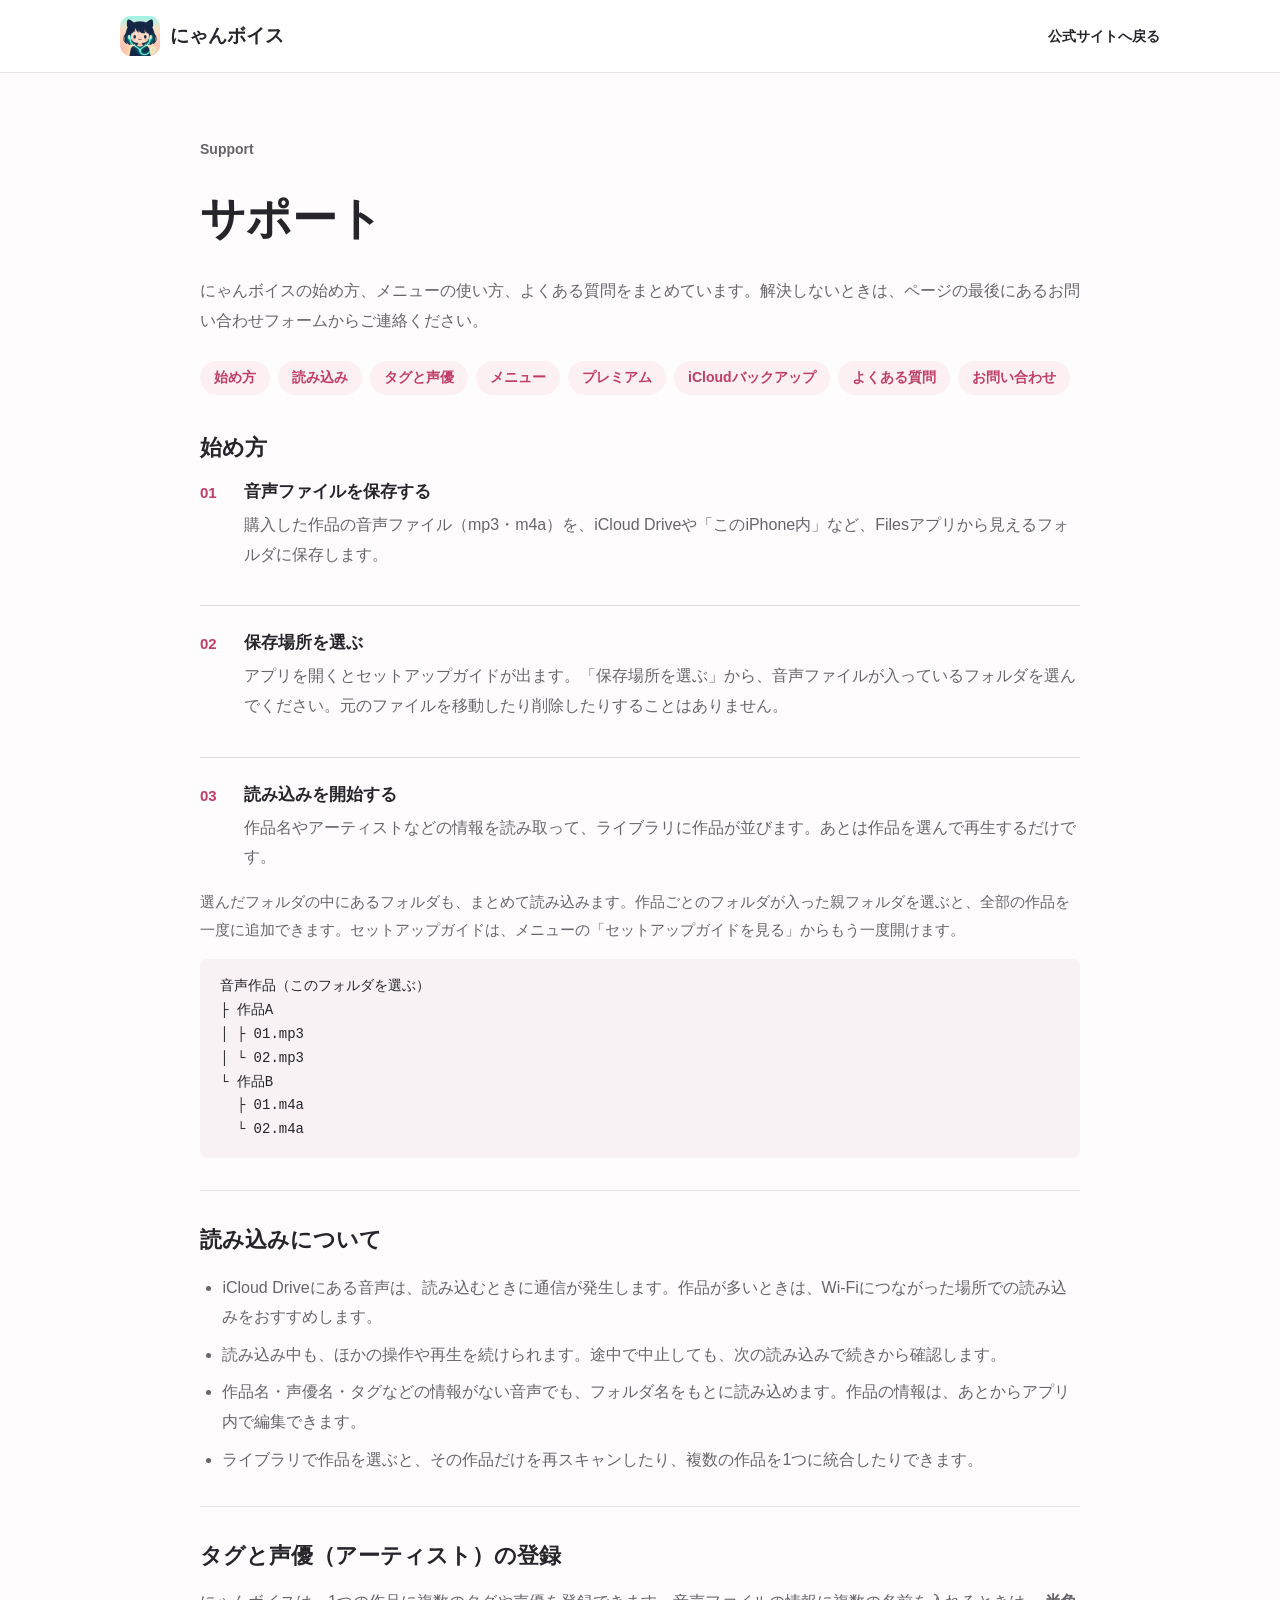
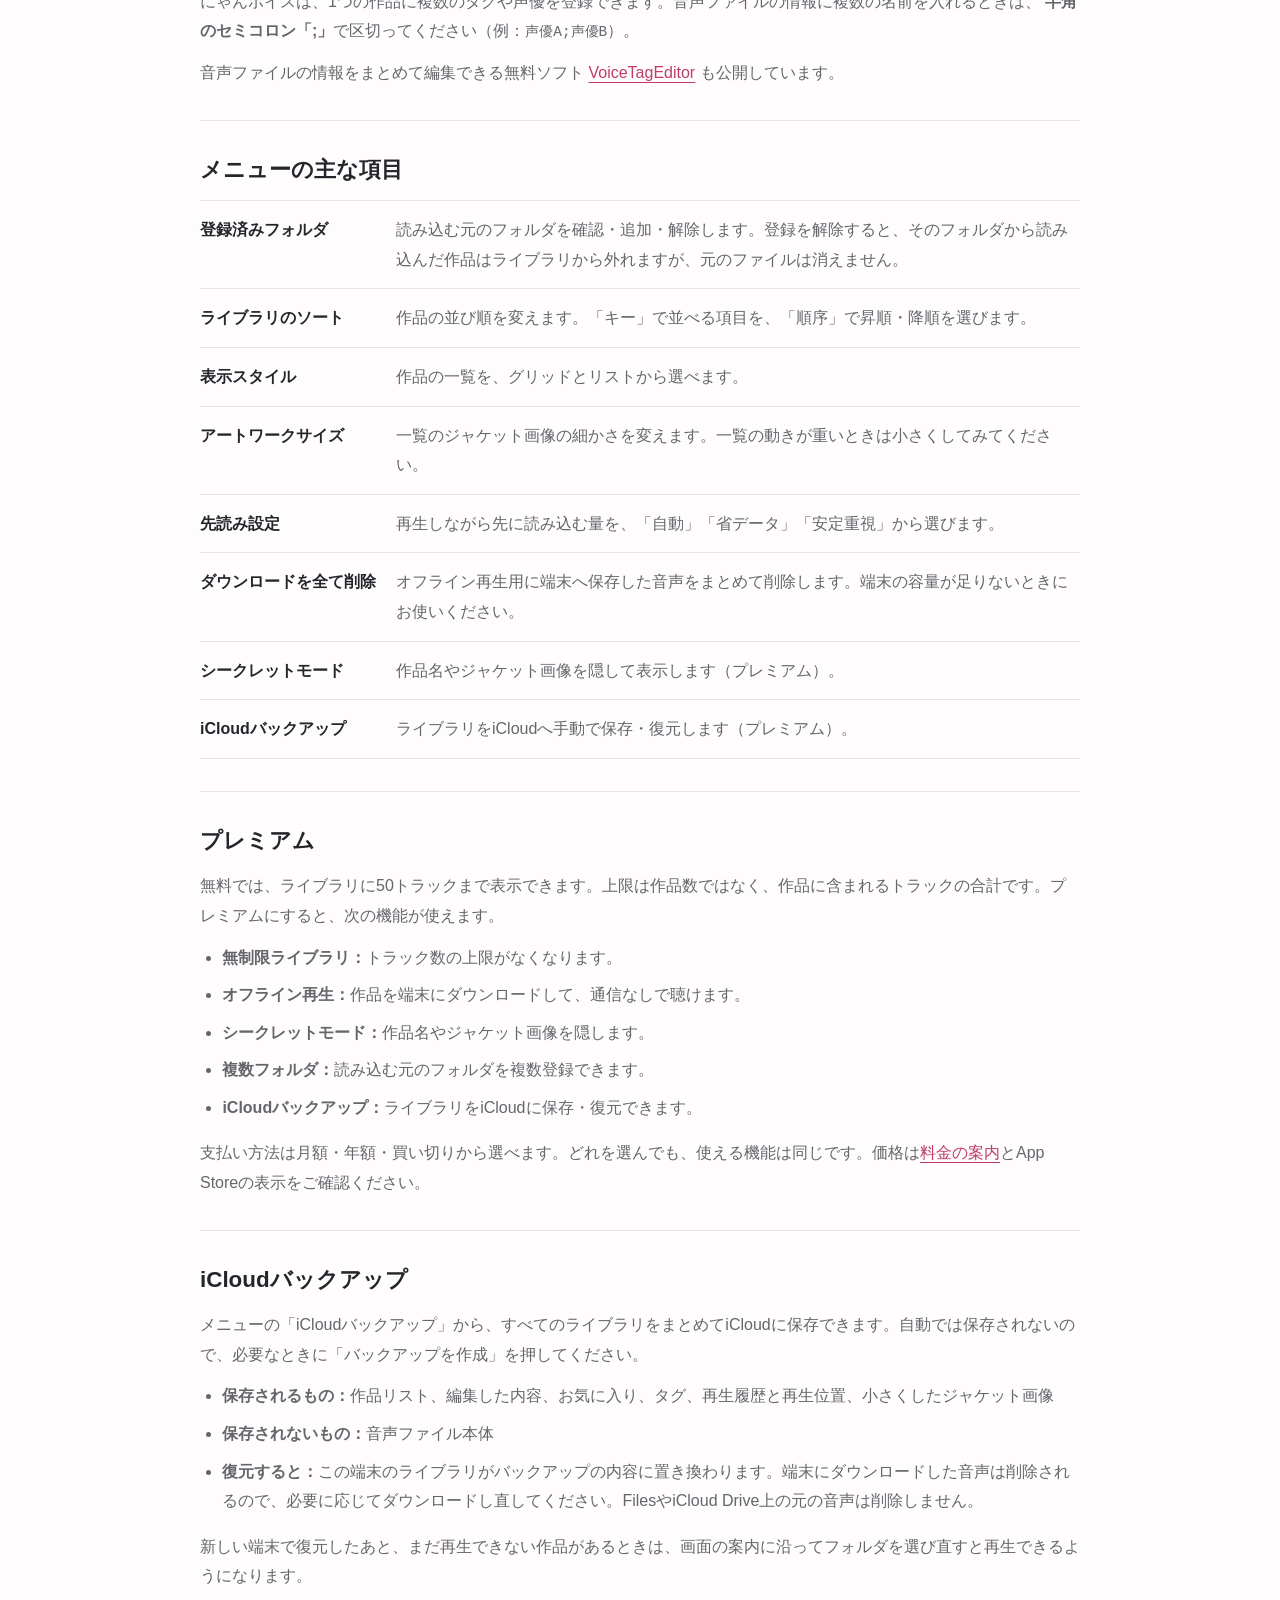
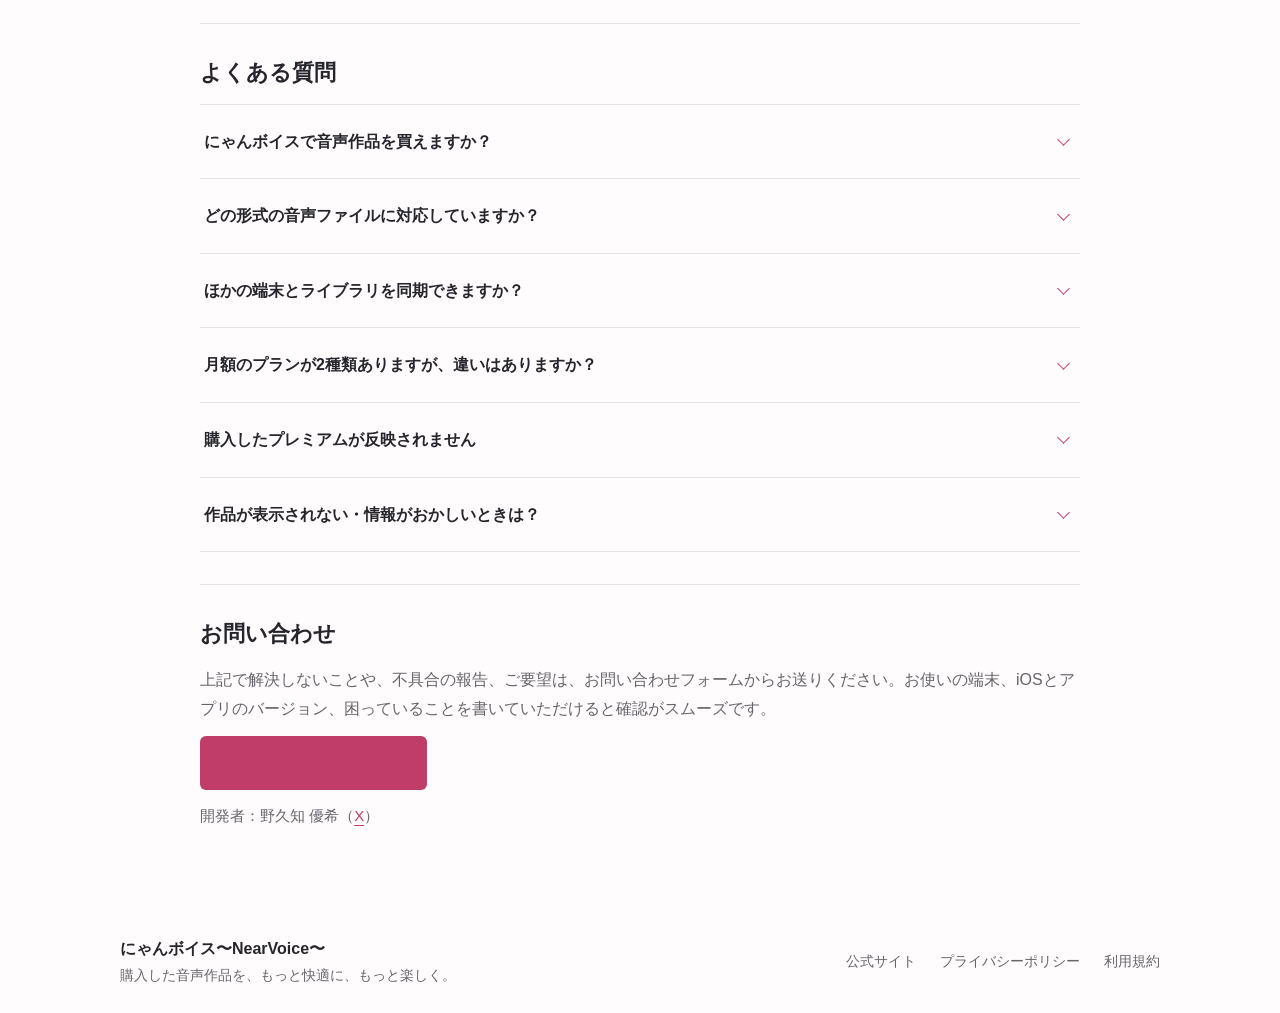
<file: support.html>
<!DOCTYPE html>
<html lang="ja">
  <head>
    <meta charset="UTF-8" />
    <meta name="viewport" content="width=device-width, initial-scale=1.0" />
    <title>サポート | にゃんボイス〜NearVoice〜</title>
    <meta
      name="description"
      content="にゃんボイスの始め方、メニューの使い方、プレミアム、iCloudバックアップ、よくある質問、お問い合わせ先です。"
    />
    <meta name="theme-color" content="#bf3d68" />
    <link rel="icon" href="assets/img/app-icon.webp" />
    <link rel="stylesheet" href="styles.css" />
  </head>
  <body>
    <header class="site-header">
      <div class="container header-inner">
        <a class="brand" href="index.html" aria-label="にゃんボイス トップページへ移動">
          <img src="assets/img/app-icon.webp" alt="" width="40" height="40" />
          <span>にゃんボイス</span>
        </a>
        <nav class="policy-nav" aria-label="ページナビゲーション">
          <a href="index.html">公式サイトへ戻る</a>
        </nav>
      </div>
    </header>

    <main class="policy-main">
      <div class="container policy-shell">
        <header class="policy-hero">
          <p class="eyebrow">Support</p>
          <h1>サポート</h1>
          <p>にゃんボイスの始め方、メニューの使い方、よくある質問をまとめています。解決しないときは、ページの最後にあるお問い合わせフォームからご連絡ください。</p>
          <ul class="support-toc" aria-label="このページの内容">
            <li><a href="#start">始め方</a></li>
            <li><a href="#import">読み込み</a></li>
            <li><a href="#tags">タグと声優</a></li>
            <li><a href="#menu">メニュー</a></li>
            <li><a href="#premium">プレミアム</a></li>
            <li><a href="#backup">iCloudバックアップ</a></li>
            <li><a href="#faq">よくある質問</a></li>
            <li><a href="#contact">お問い合わせ</a></li>
          </ul>
        </header>

        <article class="policy-card support-card">
          <section id="start">
            <h2>始め方</h2>
            <ol class="steps-list">
              <li>
                <h3>音声ファイルを保存する</h3>
                <p>購入した作品の音声ファイル（mp3・m4a）を、iCloud Driveや「このiPhone内」など、Filesアプリから見えるフォルダに保存します。</p>
              </li>
              <li>
                <h3>保存場所を選ぶ</h3>
                <p>アプリを開くとセットアップガイドが出ます。「保存場所を選ぶ」から、音声ファイルが入っているフォルダを選んでください。元のファイルを移動したり削除したりすることはありません。</p>
              </li>
              <li>
                <h3>読み込みを開始する</h3>
                <p>作品名やアーティストなどの情報を読み取って、ライブラリに作品が並びます。あとは作品を選んで再生するだけです。</p>
              </li>
            </ol>
            <p class="support-note">選んだフォルダの中にあるフォルダも、まとめて読み込みます。作品ごとのフォルダが入った親フォルダを選ぶと、全部の作品を一度に追加できます。セットアップガイドは、メニューの「セットアップガイドを見る」からもう一度開けます。</p>
            <pre class="support-tree" aria-label="フォルダ構成の例">音声作品（このフォルダを選ぶ）
├ 作品A
│ ├ 01.mp3
│ └ 02.mp3
└ 作品B
  ├ 01.m4a
  └ 02.m4a</pre>
          </section>

          <section id="import">
            <h2>読み込みについて</h2>
            <ul>
              <li>iCloud Driveにある音声は、読み込むときに通信が発生します。作品が多いときは、Wi-Fiにつながった場所での読み込みをおすすめします。</li>
              <li>読み込み中も、ほかの操作や再生を続けられます。途中で中止しても、次の読み込みで続きから確認します。</li>
              <li>作品名・声優名・タグなどの情報がない音声でも、フォルダ名をもとに読み込めます。作品の情報は、あとからアプリ内で編集できます。</li>
              <li>ライブラリで作品を選ぶと、その作品だけを再スキャンしたり、複数の作品を1つに統合したりできます。</li>
            </ul>
          </section>

          <section id="tags">
            <h2>タグと声優（アーティスト）の登録</h2>
            <p>
              にゃんボイスは、1つの作品に複数のタグや声優を登録できます。音声ファイルの情報に複数の名前を入れるときは、
              <strong>半角のセミコロン「;」</strong>で区切ってください（例：<code>声優A;声優B</code>）。
            </p>
            <p>
              音声ファイルの情報をまとめて編集できる無料ソフト
              <a href="https://github.com/coder-yuuki/VoiceTagEditor" target="_blank" rel="noopener noreferrer">VoiceTagEditor</a>
              も公開しています。
            </p>
          </section>

          <section id="menu">
            <h2>メニューの主な項目</h2>
            <dl class="support-list">
              <div><dt>登録済みフォルダ</dt><dd>読み込む元のフォルダを確認・追加・解除します。登録を解除すると、そのフォルダから読み込んだ作品はライブラリから外れますが、元のファイルは消えません。</dd></div>
              <div><dt>ライブラリのソート</dt><dd>作品の並び順を変えます。「キー」で並べる項目を、「順序」で昇順・降順を選びます。</dd></div>
              <div><dt>表示スタイル</dt><dd>作品の一覧を、グリッドとリストから選べます。</dd></div>
              <div><dt>アートワークサイズ</dt><dd>一覧のジャケット画像の細かさを変えます。一覧の動きが重いときは小さくしてみてください。</dd></div>
              <div><dt>先読み設定</dt><dd>再生しながら先に読み込む量を、「自動」「省データ」「安定重視」から選びます。</dd></div>
              <div><dt>ダウンロードを全て削除</dt><dd>オフライン再生用に端末へ保存した音声をまとめて削除します。端末の容量が足りないときにお使いください。</dd></div>
              <div><dt>シークレットモード</dt><dd>作品名やジャケット画像を隠して表示します（プレミアム）。</dd></div>
              <div><dt>iCloudバックアップ</dt><dd>ライブラリをiCloudへ手動で保存・復元します（プレミアム）。</dd></div>
            </dl>
          </section>

          <section id="premium">
            <h2>プレミアム</h2>
            <p>無料では、ライブラリに50トラックまで表示できます。上限は作品数ではなく、作品に含まれるトラックの合計です。プレミアムにすると、次の機能が使えます。</p>
            <ul>
              <li><strong>無制限ライブラリ：</strong>トラック数の上限がなくなります。</li>
              <li><strong>オフライン再生：</strong>作品を端末にダウンロードして、通信なしで聴けます。</li>
              <li><strong>シークレットモード：</strong>作品名やジャケット画像を隠します。</li>
              <li><strong>複数フォルダ：</strong>読み込む元のフォルダを複数登録できます。</li>
              <li><strong>iCloudバックアップ：</strong>ライブラリをiCloudに保存・復元できます。</li>
            </ul>
            <p>支払い方法は月額・年額・買い切りから選べます。どれを選んでも、使える機能は同じです。価格は<a href="index.html#pricing">料金の案内</a>とApp Storeの表示をご確認ください。</p>
          </section>

          <section id="backup">
            <h2>iCloudバックアップ</h2>
            <p>メニューの「iCloudバックアップ」から、すべてのライブラリをまとめてiCloudに保存できます。自動では保存されないので、必要なときに「バックアップを作成」を押してください。</p>
            <ul>
              <li><strong>保存されるもの：</strong>作品リスト、編集した内容、お気に入り、タグ、再生履歴と再生位置、小さくしたジャケット画像</li>
              <li><strong>保存されないもの：</strong>音声ファイル本体</li>
              <li><strong>復元すると：</strong>この端末のライブラリがバックアップの内容に置き換わります。端末にダウンロードした音声は削除されるので、必要に応じてダウンロードし直してください。FilesやiCloud Drive上の元の音声は削除しません。</li>
            </ul>
            <p>新しい端末で復元したあと、まだ再生できない作品があるときは、画面の案内に沿ってフォルダを選び直すと再生できるようになります。</p>
          </section>

          <section id="faq">
            <h2>よくある質問</h2>
            <div class="faq-list">
              <details class="faq-item">
                <summary>にゃんボイスで音声作品を買えますか？</summary>
                <div class="faq-answer"><p>買えません。にゃんボイスは、購入済みの音声作品を整理して聴くためのプレイヤーです。作品は販売サイトなどで購入し、音声ファイルを用意してください。</p></div>
              </details>
              <details class="faq-item">
                <summary>どの形式の音声ファイルに対応していますか？</summary>
                <div class="faq-answer"><p>mp3とm4aに対応しています。</p></div>
              </details>
              <details class="faq-item">
                <summary>ほかの端末とライブラリを同期できますか？</summary>
                <div class="faq-answer"><p>自動での同期はできません。プレミアムのiCloudバックアップで保存し、ほかの端末で復元すると、作品リストや再生位置を移せます。</p></div>
              </details>
              <details class="faq-item">
                <summary>月額のプランが2種類ありますが、違いはありますか？</summary>
                <div class="faq-answer"><p>使える機能は同じです。高いほうは、開発を応援していただくためのプランです。</p></div>
              </details>
              <details class="faq-item">
                <summary>購入したプレミアムが反映されません</summary>
                <div class="faq-answer"><p>プレミアムの画面にある「購入を復元する」をお試しください。購入したときと同じApple IDでApp Storeにサインインしているかもご確認ください。</p></div>
              </details>
              <details class="faq-item">
                <summary>作品が表示されない・情報がおかしいときは？</summary>
                <div class="faq-answer"><p>その作品を選んで再スキャンしてみてください。それでも直らないときは、メニューの「登録済みフォルダ」で、音声ファイルのあるフォルダが登録されているかをご確認ください。</p></div>
              </details>
            </div>
          </section>

          <section id="contact">
            <h2>お問い合わせ</h2>
            <p>上記で解決しないことや、不具合の報告、ご要望は、お問い合わせフォームからお送りください。お使いの端末、iOSとアプリのバージョン、困っていることを書いていただけると確認がスムーズです。</p>
            <p class="support-actions">
              <a class="button primary" href="https://forms.gle/75ov14Kz2HoJCVUj6" target="_blank" rel="noopener noreferrer">お問い合わせフォーム <span aria-hidden="true">↗</span></a>
            </p>
            <p class="support-note">開発者：野久知 優希（<a href="https://x.com/coder_yuuki" target="_blank" rel="noopener noreferrer">X</a>）</p>
          </section>
        </article>
      </div>
    </main>

    <footer class="site-footer">
      <div class="container footer-inner">
        <div>
          <strong>にゃんボイス〜NearVoice〜</strong>
          <p>購入した音声作品を、もっと快適に、もっと楽しく。</p>
        </div>
        <nav class="footer-links" aria-label="フッターナビゲーション">
          <a href="index.html">公式サイト</a>
          <a href="privacy.html">プライバシーポリシー</a>
          <a href="https://www.apple.com/legal/internet-services/itunes/dev/stdeula/" target="_blank" rel="noopener noreferrer">利用規約</a>
        </nav>
      </div>
    </footer>
  </body>
</html>
</file>
<file: styles.css>
:root {
  --paper: #fffcfd;
  --ink: #25252b;
  --muted: #65656b;
  --pink: #bf3d68;
  --pink-light: #fcf0f3;
  --line: #e6e3e5;
  --container: min(1040px, calc(100% - 56px));
}
* { box-sizing: border-box; }
html { scroll-behavior: smooth; }
body {
  margin: 0;
  background: var(--paper);
  color: var(--ink);
  font-family: -apple-system, BlinkMacSystemFont, "Hiragino Kaku Gothic ProN", "Hiragino Sans", "Yu Gothic", Meiryo, sans-serif;
  font-size: 16px;
  line-height: 1.85;
  overflow-wrap: anywhere;
}
img { display: block; max-width: 100%; height: auto; }
a { color: inherit; text-underline-offset: 4px; }
button, summary, a { -webkit-tap-highlight-color: transparent; }
button { font: inherit; }
button, a, summary { touch-action: manipulation; }
button { color: inherit; }
a:focus-visible, button:focus-visible, summary:focus-visible {
  outline: 3px solid var(--pink);
  outline-offset: 5px;
}
[hidden] { display: none !important; }
.sr-only {
  position: absolute; width: 1px; height: 1px; padding: 0; margin: -1px;
  overflow: hidden; clip: rect(0,0,0,0); white-space: nowrap; border: 0;
}
.skip-link { position: fixed; left: 16px; top: -100px; padding: 12px 20px; background: white; z-index: 100; }
.skip-link:focus { top: 12px; }
.container { width: var(--container); margin-inline: auto; }
[id] { scroll-margin-top: 110px; }
h1, h2, h3, p, figure { margin: 0; }
h1, h2, h3 { line-height: 1.5; overflow-wrap: normal; }
h2 { font-size: clamp(1.45rem, 2.5vw, 1.8rem); font-weight: 700; }
h3 { font-size: 1.12rem; font-weight: 700; }
.section { padding: 52px 0; }
.eyebrow { font-size: .875rem; font-weight: 700; color: var(--pink); margin-bottom: 22px; }
.section-heading { display: flex; justify-content: space-between; align-items: end; gap: 28px; margin-bottom: 28px; }
.section-heading > p { max-width: 440px; color: var(--muted); }
.section-head > p:not(.eyebrow) { margin-top: 22px; color: var(--muted); }
.small-note, .image-note, .download-note { color: var(--muted); font-size: .875rem; line-height: 1.8; }
.mobile-break { display: none; }
.site-header { position: sticky; top: 0; z-index: 30; background: rgba(255,255,255,.97); border-bottom: 1px solid var(--line); }
.header-inner { min-height: 72px; display: flex; align-items: center; justify-content: space-between; gap: 28px; }
.brand { display: inline-flex; align-items: center; gap: 10px; font-size: 1.2rem; font-weight: 800; text-decoration: none; white-space: nowrap; }
.brand img { width: 40px; height: 40px; border-radius: 11px; }
.global-nav { display: flex; align-items: center; gap: 32px; }
.global-nav a, .policy-nav a { font-size: .875rem; text-decoration: none; font-weight: 600; }
.global-nav a:hover, .footer-links a:hover { color: var(--pink); text-decoration: underline; }
.menu-toggle { display: none; padding: 7px 11px; border: 1px solid var(--line); border-radius: 5px; background: white; cursor: pointer; font-size: .875rem; }
.hero { padding: 38px 0 42px; }
.hero-grid { display: grid; grid-template-columns: 1.05fr 1fr; align-items: center; gap: 40px; }
.app-intro { display: flex; gap: 16px; align-items: center; }
.app-intro > img { width: 80px; height: 80px; border-radius: 20px; }
.hero-copy h1 { font-size: clamp(1.9rem, 3.2vw, 2.6rem); line-height: 1.4; font-family: "Hiragino Maru Gothic ProN", "Yu Gothic", sans-serif; }
.app-intro p { margin-top: 5px; font-size: .8125rem; line-height: 1.7; color: var(--muted); }
.hero-lead { font-size: clamp(1.3rem, 2vw, 1.65rem); font-weight: 650; margin-top: 24px; line-height: 1.75; }
.hero-description { margin-top: 16px; color: var(--muted); }
.button { display: inline-flex; align-items: center; justify-content: center; gap: 18px; min-height: 54px; padding: 13px 22px; border-radius: 6px; font-size: .9375rem; font-weight: 700; text-decoration: none; text-align: center; }
.primary { background: var(--pink); color: white; }
.primary:hover { background: #a32d55; }
.hero-copy .button { margin-top: 30px; }
.download-note { margin-top: 10px; }
.hero-screens { display: grid; grid-template-columns: 1fr .85fr; align-items: start; gap: 18px; padding: 12px; }
.hero-screens img { width: 100%; border: 1px solid #d9bec6; border-radius: 12px; }
.screen-secondary { margin-top: 38px; }
.hero-screens figcaption { font-size: .875rem; text-align: center; margin-top: 10px; color: var(--muted); }
.screen-button { display: block; border: 0; padding: 0; background: transparent; cursor: zoom-in; max-width: 100%; }
.screen-button img { width: 100%; border: 1px solid #ddd3d7; border-radius: 10px; }
.screen-button:hover { outline: 2px solid var(--pink); outline-offset: 4px; }
.image-note { margin-top: 14px; text-align: center; font-size: .8125rem; }
.features-section { border-top: 1px solid var(--line); }
.feature-stories { display: grid; gap: 36px; }
.feature-story { display: grid; grid-template-columns: minmax(0,1fr) minmax(0,1fr); gap: 48px; align-items: center; }
.feature-story + .feature-story { border-top: 1px dashed #dccbd1; padding-top: 36px; }
.story-figure { text-align: center; }
.story-figure > .screen-button { width: 204px; margin-inline: auto; }
.story-figure figcaption, .import-figure figcaption { margin: 14px auto 0; max-width: 350px; font-size: .875rem; line-height: 1.7; color: var(--muted); text-align: center; }
.story-copy { max-width: 420px; }
.story-copy h3 { font-size: clamp(1.2rem, 2vw, 1.55rem); line-height: 1.7; margin-bottom: 18px; }
.story-copy p + p { margin-top: 14px; }
.story-copy > p { color: var(--muted); }
.paired-screens { display: grid; grid-template-columns: repeat(2,minmax(0,1fr)); gap: 16px; max-width: 376px; margin-inline: auto; align-items: start; }
.paired-screens .screen-button + .screen-button { margin-top: 28px; }
.how-to-section { background: #f8f2f4; }
.how-to-intro { margin-top: 12px; color: var(--muted); }
.how-to-body { display: grid; grid-template-columns: minmax(0,1.15fr) minmax(0,.85fr); gap: 48px; align-items: center; }
.import-figure > .screen-button { width: 200px; margin-inline: auto; }
.steps-list { counter-reset: step; list-style: none; margin: 0; padding: 0; }
.steps-list li { counter-increment: step; position: relative; padding: 0 0 28px 44px; }
.steps-list li + li { padding-top: 24px; border-top: 1px solid #dbdce0; }
.steps-list li:last-child { padding-bottom: 0; }
.steps-list li::before { content: counter(step, decimal-leading-zero); position: absolute; left: 0; color: var(--pink); font-size: .9375rem; font-weight: 700; }
.steps-list p { margin-top: 8px; color: var(--muted); }
.faq-section { padding-top: 44px; }
.faq-section .container { display: grid; grid-template-columns: .65fr 1.35fr; gap: 40px; }
.faq-list { min-width: 0; border-top: 1px solid var(--line); }
.faq-item { border-bottom: 1px solid var(--line); }
.faq-item summary { display: flex; align-items: center; justify-content: space-between; gap: 24px; padding: 22px 4px; font-weight: 650; cursor: pointer; list-style: none; }
.faq-item summary::-webkit-details-marker { display: none; }
.faq-item summary::after { content: ""; flex: 0 0 8px; width: 8px; height: 8px; margin: -4px 8px 0 0; border-right: 1.5px solid var(--pink); border-bottom: 1.5px solid var(--pink); transform: rotate(45deg); }
.faq-item[open] summary::after { transform: rotate(225deg); margin-top: 4px; }
.faq-item summary:hover { color: var(--pink); }
.faq-answer { padding: 0 28px 24px 4px; color: var(--muted); }
.faq-answer a, .small-note a { color: var(--pink); }
.pricing-section { background: #faf7f8; }
.pricing-layout { display: grid; grid-template-columns: 1.2fr 1fr; gap: 48px; }
.pricing-table { width: 100%; border-collapse: collapse; font-size: .9375rem; }
.pricing-table th, .pricing-table td { padding: 16px 10px; border-bottom: 1px solid #ddd7db; text-align: center; }
.pricing-table th:first-child { text-align: left; padding-left: 0; width: 50%; }
.pricing-table thead th { border-bottom: 2px solid var(--ink); font-weight: 700; }
.pricing-table tbody th { font-weight: 500; }
.pricing-table th:last-child, .pricing-table td:last-child { color: var(--pink); font-weight: 700; }
.pricing-layout .small-note { margin-top: 14px; }
.payment-options h3 { margin: 8px 0 6px; }
.payment-options > p { font-size: .875rem; color: var(--muted); }
.payment-options dl { margin: 20px 0 0; }
.payment-options dl > div { display: flex; flex-wrap: wrap; align-items: baseline; justify-content: space-between; gap: 6px 20px; border-bottom: 1px solid #ddd7db; padding: 10px 0; }
.payment-options dt { font-size: .9375rem; }
.payment-options dd { margin: 0; font-size: 1.65rem; font-weight: 700; font-variant-numeric: tabular-nums; }
.payment-options dd span { font-size: .875rem; font-weight: 400; color: var(--muted); }
.payment-options .support-plan { border-bottom: 0; }
.support-plan dt { color: var(--muted); }
.support-plan dd { font-size: 1.2rem; }
.pricing-note { margin-top: 28px; }
.screenshot-groups { display: grid; gap: 44px; }
.screenshot-category { display: grid; grid-template-columns: 240px minmax(0,1fr); gap: 40px; padding-top: 32px; border-top: 1px solid var(--line); }
.category-kicker { color: var(--pink); font-size: .875rem; margin-bottom: 8px; }
.screenshot-category-head > p:last-child { margin-top: 14px; color: var(--muted); font-size: .9375rem; }
.gallery-rail { display: flex; gap: 20px; overflow-x: auto; padding: 6px 6px 16px; scroll-snap-type: x proximity; scrollbar-width: thin; scrollbar-color: #bfa3ad #f5f1f2; }
.gallery-card { flex: 0 0 164px; width: 164px; border: 0; background: none; padding: 0; text-align: left; cursor: zoom-in; scroll-snap-align: start; }
.gallery-card img { width: 100%; border: 1px solid var(--line); border-radius: 8px; }
.gallery-card span { display: block; font-size: .875rem; line-height: 1.55; margin-top: 12px; }
.gallery-card:hover span { color: var(--pink); text-decoration: underline; }
.videos-section { padding-top: 0; }
.video-grid { display: grid; grid-template-columns: repeat(2, minmax(0,1fr)); gap: 28px; }
.video-wrap { aspect-ratio: 16 / 9; background: #f2f2f3; }
.video-wrap iframe { display: block; width: 100%; height: 100%; border: 0; }
.partners-section { border-top: 1px solid var(--line); }
.partner-list { display: grid; grid-template-columns: repeat(2,minmax(0,1fr)); column-gap: 40px; }
.partner-card { padding: 24px 0; border-top: 1px solid var(--line); }
.partner-card-top { display: flex; gap: 20px; align-items: center; }
.partner-avatar { width: 72px; height: 72px; object-fit: cover; border-radius: 8px; flex-shrink: 0; }
.partner-card-body { min-width: 0; }
.partner-card h3 { font-size: 1.05rem; }
.partner-actions { display: flex; gap: 18px; flex-wrap: wrap; margin-top: 6px; }
.partner-link { font-size: .875rem; color: var(--muted); padding-block: 4px; }
.partner-link:hover { color: var(--pink); }
.closing-section { background: var(--pink-light); padding: 52px 0; }
.closing-inner { display: flex; align-items: center; gap: 28px; }
.closing-inner > img { width: 76px; border-radius: 18px; }
.closing-inner h2 { font-size: clamp(1.25rem,2vw,1.6rem); }
.closing-inner p { margin-top: 8px; font-size: .875rem; color: var(--muted); }
.closing-inner .button { margin-left: auto; flex-shrink: 0; }
.site-footer { padding: 40px 0 24px; }
.footer-main, .footer-bottom, .footer-inner { display: flex; align-items: center; justify-content: space-between; gap: 24px; }
.footer-links { display: flex; gap: 16px 24px; flex-wrap: wrap; }
.footer-links a { color: var(--muted); font-size: .875rem; text-decoration: none; }
.footer-bottom { margin-top: 32px; padding-top: 22px; border-top: 1px solid var(--line); font-size: .8125rem; color: var(--muted); }
.footer-inner p { font-size: .875rem; color: var(--muted); }
.lightbox { max-width: min(94vw,820px); max-height: 94dvh; border: 0; padding: 44px 20px 20px; border-radius: 12px; background: white; }
.lightbox::backdrop { background: #16121bd6; }
.lightbox img { max-height: 76dvh; width: auto; margin: 0 auto; }
.lightbox figcaption { margin-top: 12px; text-align: center; font-size: .875rem; }
.lightbox-close { position: absolute; right: 8px; top: 4px; width: 40px; height: 40px; border: none; background: white; font-size: 1.8rem; cursor: pointer; }
/* The policy page shares the site shell; its document content stays unchanged. */
.bg-orb { display: none; }
.policy-main { padding: 64px 0; }
.policy-shell { max-width: 880px; }
.policy-hero { margin-bottom: 36px; }
.policy-hero h1 { font-size: clamp(1.8rem,4vw,2.8rem); margin-bottom: 24px; }
.policy-hero p { color: var(--muted); }
.policy-updated { font-size: .875rem; margin-top: 18px; }
.policy-card section + section { border-top: 1px solid var(--line); padding-top: 32px; margin-top: 32px; }
.policy-card h2 { font-size: 1.4rem; margin-bottom: 14px; }
.policy-card h3 { margin: 24px 0 8px; }
.policy-card p, .policy-card ul { color: var(--muted); }
.policy-card ul { padding-left: 1.4em; }
.policy-card li + li { margin-top: 8px; }
.policy-card a { color: var(--pink); }
.policy-card code { font-size: .9em; overflow-wrap: anywhere; }
/* Support page */
.support-toc { display: flex; flex-wrap: wrap; gap: 8px; margin: 26px 0 0; padding: 0; list-style: none; }
.support-toc a { display: inline-block; padding: 4px 14px; border-radius: 999px; background: var(--pink-light); color: var(--pink); font-size: .875rem; font-weight: 600; text-decoration: none; }
.support-toc a:hover { text-decoration: underline; }
.support-card .steps-list { margin-top: 4px; }
.support-card .steps-list h3 { margin: 0; font-size: 1.05rem; }
.support-card .steps-list p { margin-top: 6px; }
.support-note { margin-top: 16px; font-size: .9375rem; }
.support-tree { margin: 16px 0 0; padding: 16px 20px; background: #f8f2f4; border-radius: 8px; font-size: .875rem; line-height: 1.7; overflow-x: auto; }
.support-list { margin: 0; border-top: 1px solid var(--line); }
.support-list > div { display: grid; grid-template-columns: 11em minmax(0,1fr); gap: 4px 20px; padding: 14px 0; border-bottom: 1px solid var(--line); }
.support-list dt { font-weight: 700; }
.support-list dd { margin: 0; color: var(--muted); }
.support-card p + p, .support-card ul + p, .support-card p + ul { margin-top: 12px; }
.support-card .faq-list { margin-top: 4px; }
.support-card .faq-answer p { color: var(--muted); }
.support-actions { margin-top: 20px; }
.support-actions .button { margin: 0; }
@media (max-width: 1000px) {
  .hero-grid { gap: 32px; }
  .hero-screens { padding: 12px 4px; gap: 14px; }
  .global-nav { gap: 20px; }
  .pricing-layout, .feature-story, .how-to-body { gap: 32px; }
  .closing-inner { flex-wrap: wrap; }
  .closing-inner .button { margin-left: 0; }
  .footer-main { align-items: start; }
}
@media (max-width: 760px) {
  :root { --container: calc(100% - 40px); }
  [id] { scroll-margin-top: 90px; }
  .header-inner { min-height: 70px; flex-wrap: wrap; gap: 0; padding-block: 12px; }
  .brand { font-size: 1.1rem; }
  .brand img { width: 34px; height: 34px; border-radius: 9px; }
  .menu-toggle:not([hidden]) { display: block; }
  .global-nav { width: 100%; display: flex; flex-wrap: wrap; gap: 8px 24px; padding-top: 14px; }
  .global-nav.is-collapsible { display: none; }
  .global-nav.is-collapsible.is-open { display: flex; padding-bottom: 4px; }
  .global-nav a { padding-block: 6px; }
  .hero { padding: 28px 0 32px; }
  .hero-grid { grid-template-columns: minmax(0,1fr); gap: 26px; }
  .hero-copy h1 { font-size: clamp(1.8rem,7.8vw,2.6rem); }
  .app-intro { gap: 12px; }
  .app-intro > img { width: 64px; height: 64px; border-radius: 16px; }
  .hero-lead { margin-top: 22px; font-size: 1.3rem; }
  .hero-description { margin-top: 12px; }
  .hero-copy .eyebrow { margin-bottom: 16px; font-size: .8125rem; }
  .hero-copy .button { margin-top: 24px; }
  .hero-visual { max-width: 460px; width: 100%; margin-inline: auto; }
  .hero-screens { padding: 4px 8px; gap: 18px; }
  .hero-screens img { border-radius: 12px; }
  .section { padding: 36px 0; }
  .section-heading { display: block; margin-bottom: 30px; }
  .section-heading > p { margin-top: 18px; }
  .feature-story, .how-to-body, .faq-section .container, .pricing-layout { grid-template-columns: minmax(0,1fr); gap: 24px; }
  .feature-stories { gap: 28px; }
  .feature-story + .feature-story { padding-top: 28px; }
  .story-copy { order: 1; max-width: none; }
  .story-figure { order: 2; }
  .story-copy h3 { margin-bottom: 12px; }
  .story-copy h3 br { display: none; }
  .story-figure > .screen-button { width: 216px; }
  .paired-screens { max-width: 360px; gap: 14px; }
  .how-to-body { gap: 28px; }
  .import-figure > .screen-button { width: 210px; }
  .faq-item summary { padding-block: 20px; }
  .faq-answer { padding-right: 12px; }
  .pricing-table th, .pricing-table td { padding: 14px 5px; font-size: .875rem; }
  .payment-options { padding-top: 6px; }
  .screenshot-category { grid-template-columns: minmax(0,1fr); gap: 20px; }
  .screenshot-category-head > p:last-child { margin-top: 6px; }
  .screenshot-groups { gap: 32px; }
  .gallery-rail { gap: 16px; }
  .gallery-card { flex-basis: 152px; width: 152px; }
  .video-grid { grid-template-columns: minmax(0,1fr); gap: 20px; }
  .videos-section { padding-top: 0; }
  .partner-list { grid-template-columns: minmax(0,1fr); }
  .partner-card { padding: 22px 0; }
  .partner-card-top { gap: 16px; }
  .partner-avatar { width: 64px; height: 64px; }
  .closing-inner { display: grid; grid-template-columns: 56px minmax(0,1fr); gap: 22px 16px; }
  .closing-inner > img { width: 56px; border-radius: 13px; }
  .closing-inner .button { grid-column: 1 / -1; justify-self: start; }
  .closing-inner p { font-size: .8125rem; }
  .mobile-break { display: block; }
  .desktop-break { display: none; }
  .footer-main, .footer-bottom, .footer-inner { flex-direction: column; align-items: start; gap: 20px; }
  .footer-links { gap: 12px 22px; }
  .footer-bottom { margin-top: 24px; }
  .policy-nav a { font-size: .8125rem; }
  .policy-main { padding-top: 40px; }
  .support-list > div { grid-template-columns: minmax(0,1fr); }
}
@media (prefers-reduced-motion: reduce) {
  html { scroll-behavior: auto; }
}
.faq-more { margin-top: 18px; }
</file>
